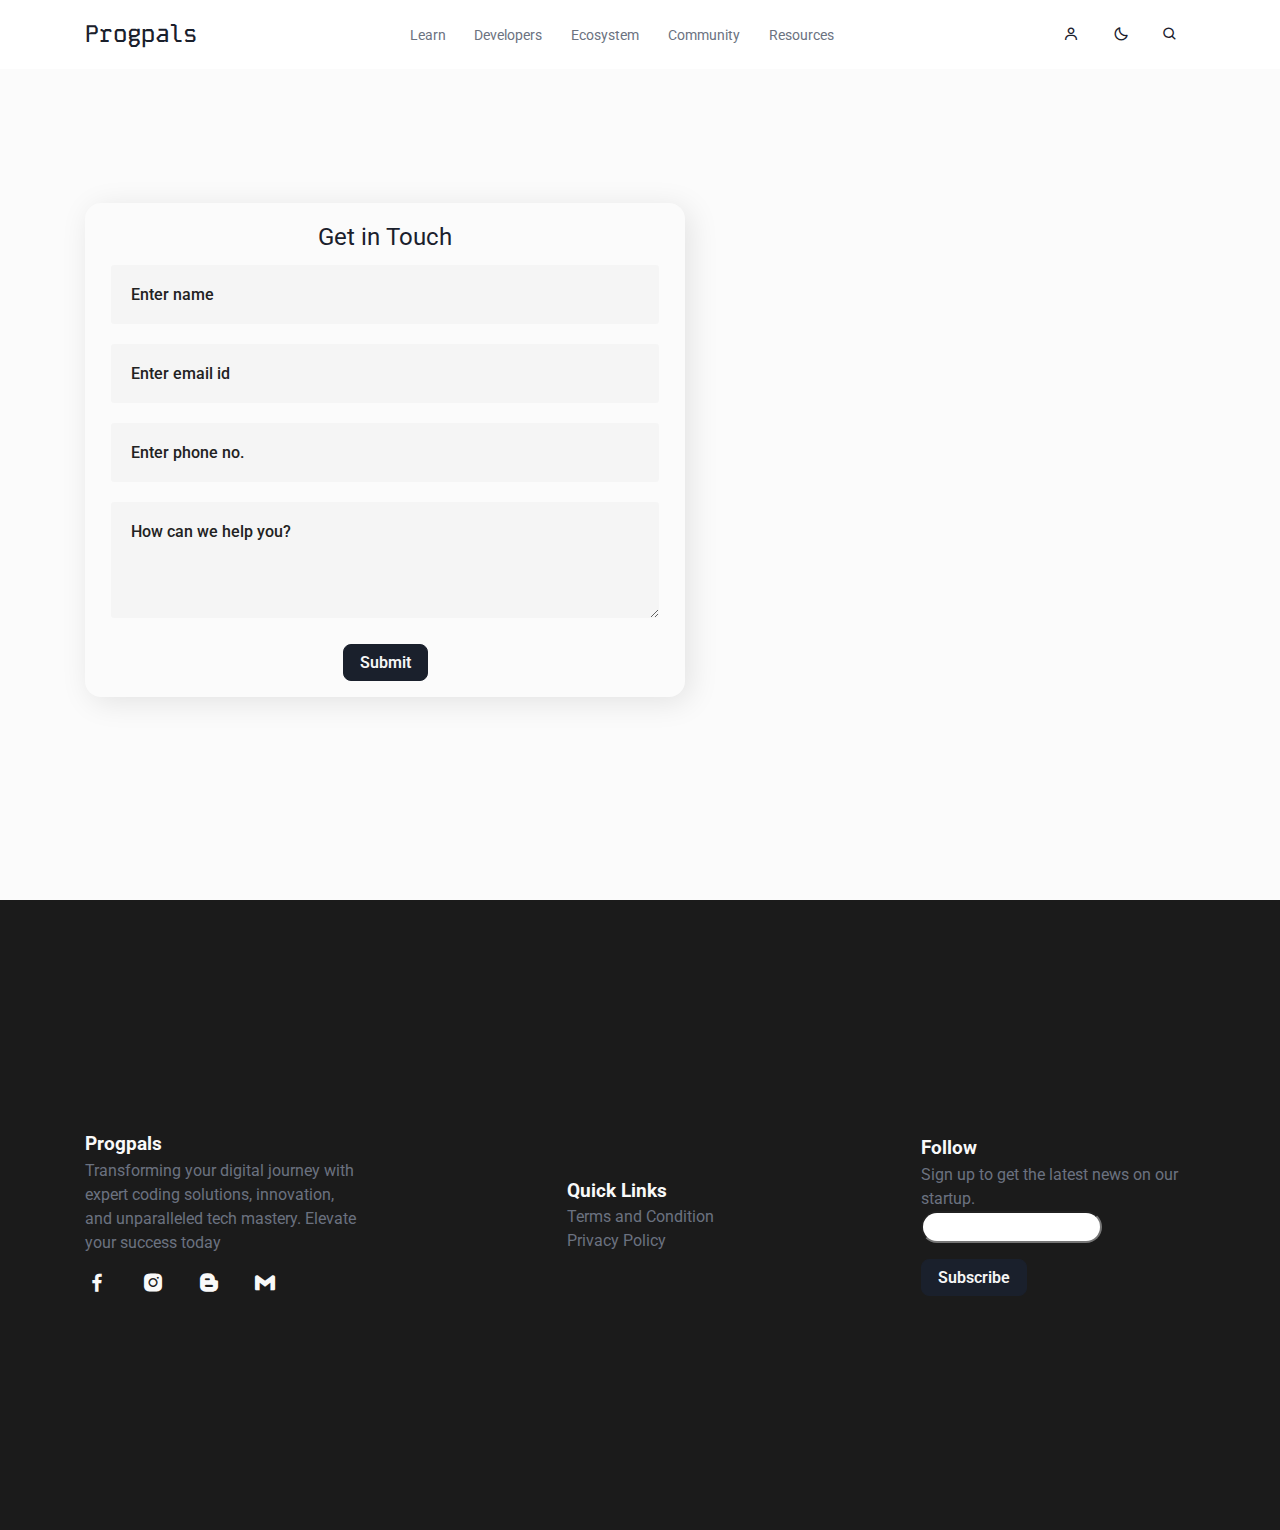
<file: community.html>
<!DOCTYPE html>
<html lang="en">
<head>
  <meta charset="UTF-8">
  <meta name="viewport" content="width=device-width, initial-scale=1.0">
  <title>Progpals</title>
  <link rel="stylesheet" href="style.css">
  <link href='https://unpkg.com/boxicons@2.1.4/css/boxicons.min.css' rel='stylesheet'>
</head>
<!--Start of Tawk.to Script-->
<script type="text/javascript">
    var Tawk_API=Tawk_API||{}, Tawk_LoadStart=new Date();
    (function(){
    var s1=document.createElement("script"),s0=document.getElementsByTagName("script")[0];
    s1.async=true;
    s1.src='https://embed.tawk.to/6627050b1ec1082f04e5b1c0/1hs46ndo2';
    s1.charset='UTF-8';
    s1.setAttribute('crossorigin','*');
    s0.parentNode.insertBefore(s1,s0);
    })();
    </script>
    <!--End of Tawk.to Script-->
<body>
    <nav>
        <div class="nav-bar">
            <i class='bx bx-menu sidebarOpen'></i>
            <span class="logo navLogo"><a href="/index.html">Progpals</a></span>

            <div class="menu">
                <div class="logo-toggle">
                    <span class="logo"><a href="./index.html">Progpals</a></span>
                    <i class='bx bx-x sidebarClose'></i>
                </div>

                <ul class="nav-links" role="list">
                    <li><a href="./learn.html">Learn</a></li>
                    <li><a href="./developers.html">Developers</a></li>
                    <li><a href="./ecosystem.html">Ecosystem</a></li>
                    <li><a href="./community.html">Community</a></li>
                    <li><a href="./resources.html">Resources</a></li>
                </ul>

            </div>

            <div class="darkLight-searchBox">

                <div class="login">
                    <a href="login.html"><i class='bx bx-user' ></i></a>
                </div>
                
                <div class="dark-light">
                    <i class='bx bx-moon moon'></i>
                    <i class='bx bx-sun sun' ></i>
                </div>

                <div class="searchBox">
                    <div class="searchToggle">
                        <i class='bx bx-x cancel'></i>
                        <i class='bx bx-search search' ></i>
                    </div>   
                    <div class="search-field">
                        <input type="text" placeholder="Search...">
                        <i class='bx bx-search' ></i>
                    </div>
                </div>
            </div>
        </div>
    </nav>
    <main>
      <section>
        <div class="container">
                <div class="contacts">
                    <form action="">
                        <h3>Get in Touch</h3>
                        <input type="text" id="name" placeholder="Enter name" required>
                        <input type="email" id="email" placeholder="Enter email id" required>
                        <input type="text" id="phone" placeholder="Enter phone no." required>
                        <textarea name="message" rows="4" placeholder="How can we help you?"></textarea>
                        <div class="btn-container">
                        <button type="submit" class="btn">Submit</button>
                        </div>
                      </form>
                </div>
                <div>
            </div>
        </div>
      </section>

    </main>
    <footer>
      <div class="container">
          <div class="even-columns">
              <div>
                  <h4>Progpals</h4>
                  <p>Transforming your digital journey with expert coding solutions, innovation, and unparalleled tech mastery. Elevate your success today</p>
                  <div class="footer-icons">
                    <a href="https://www.facebook.com/lawrenzuio"><i class='bx bxl-facebook' ></i></a>
                    <a href=""><i class='bx bxl-instagram-alt'></i></a>
                    <a href="https://progpals.blogspot.com/"><i class='bx bxl-blogger'></i></a>
                    <a href=""><i class='bx bxl-gmail'></i></a>

                </div>
              </div>
              <div>
                  <h4>Quick Links</h4>
                  <div class="footer-nav">
                  <ul role="list">
                  <li><a href="./termscondition.html">Terms and Condition</a></li>
                  <li><a href="./privacypolicy.html">Privacy Policy</a></li>
                  </ul>
                  </div>
              </div>
              <div>
                  <h4>Follow</h4>
                  <p>Sign up to get the latest news on our startup.</p>
                  <form>
                      <input type="email" placeholder="">
                      <button class="btn">Subscribe</button>
                  </form>
              </div>
          </div>
      </div>
  </footer>
  
  <script src="main.js"></script>
</body>
</html>
</file>
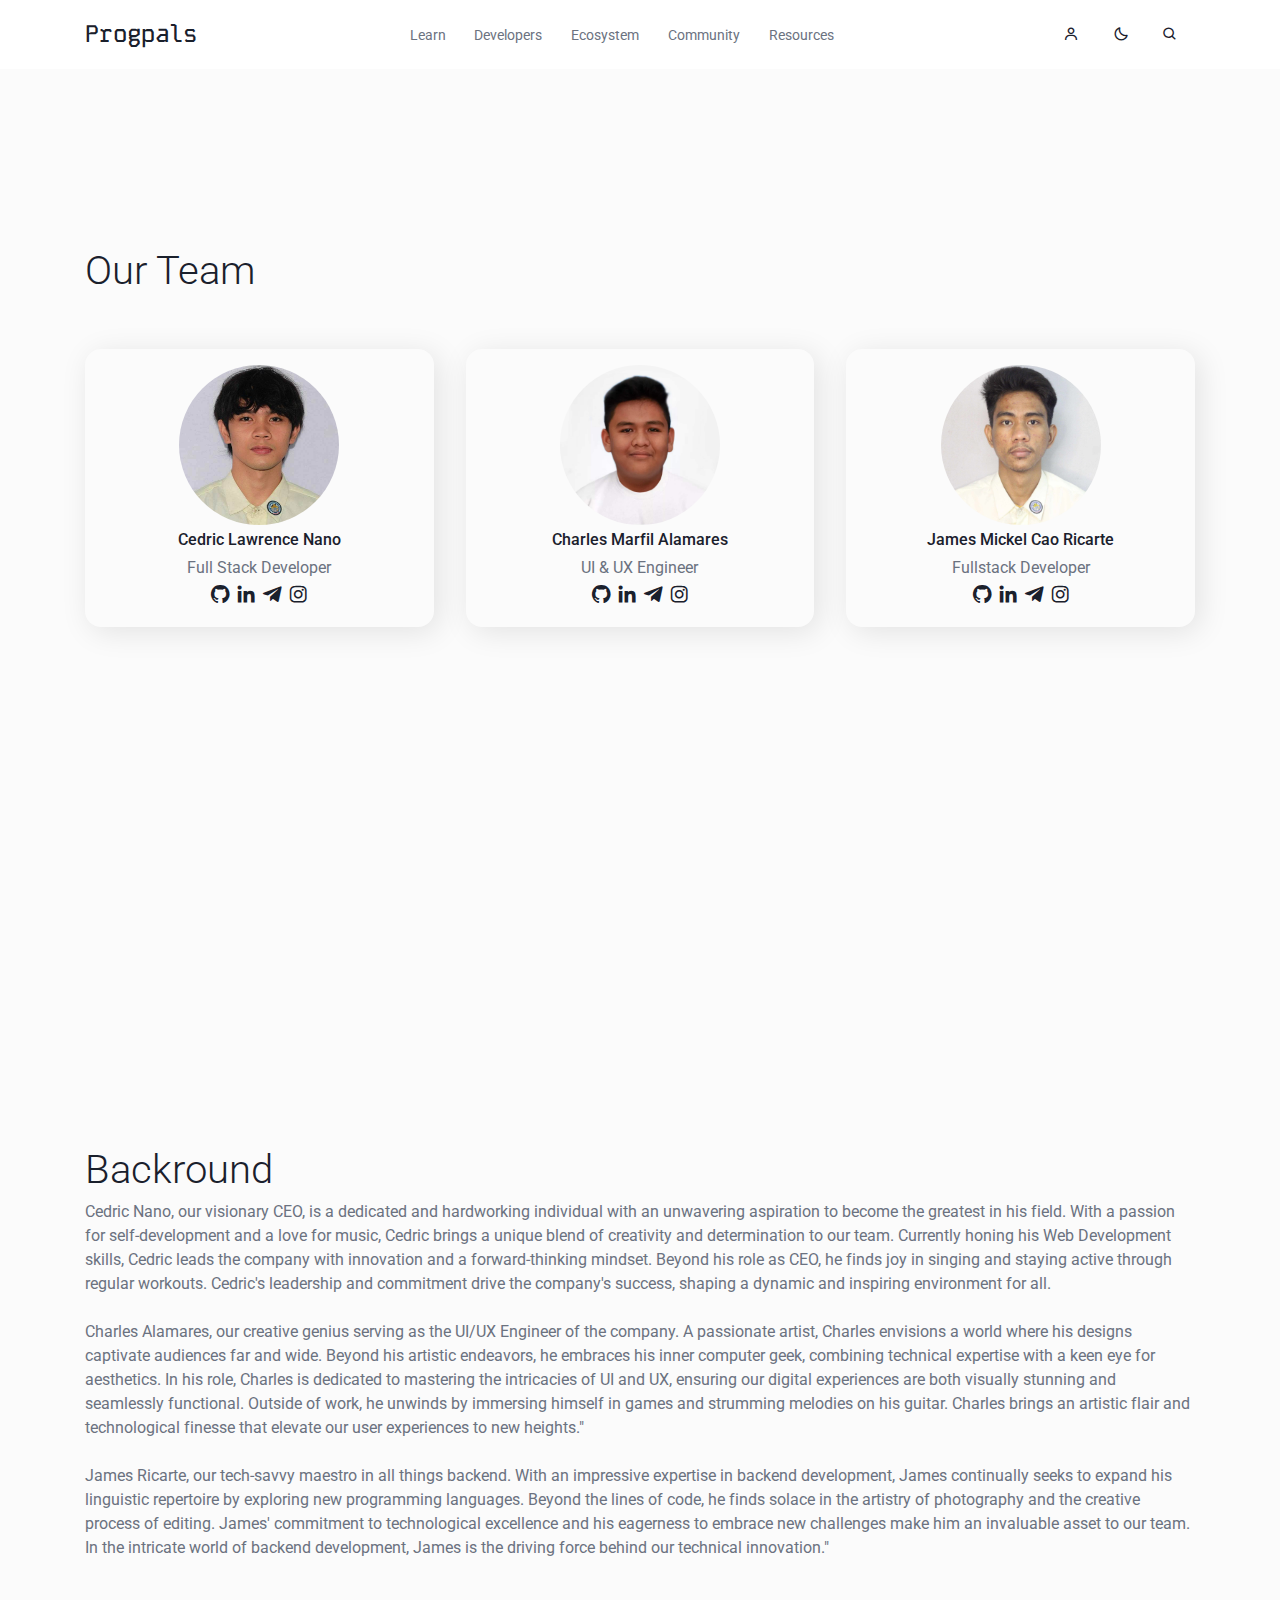
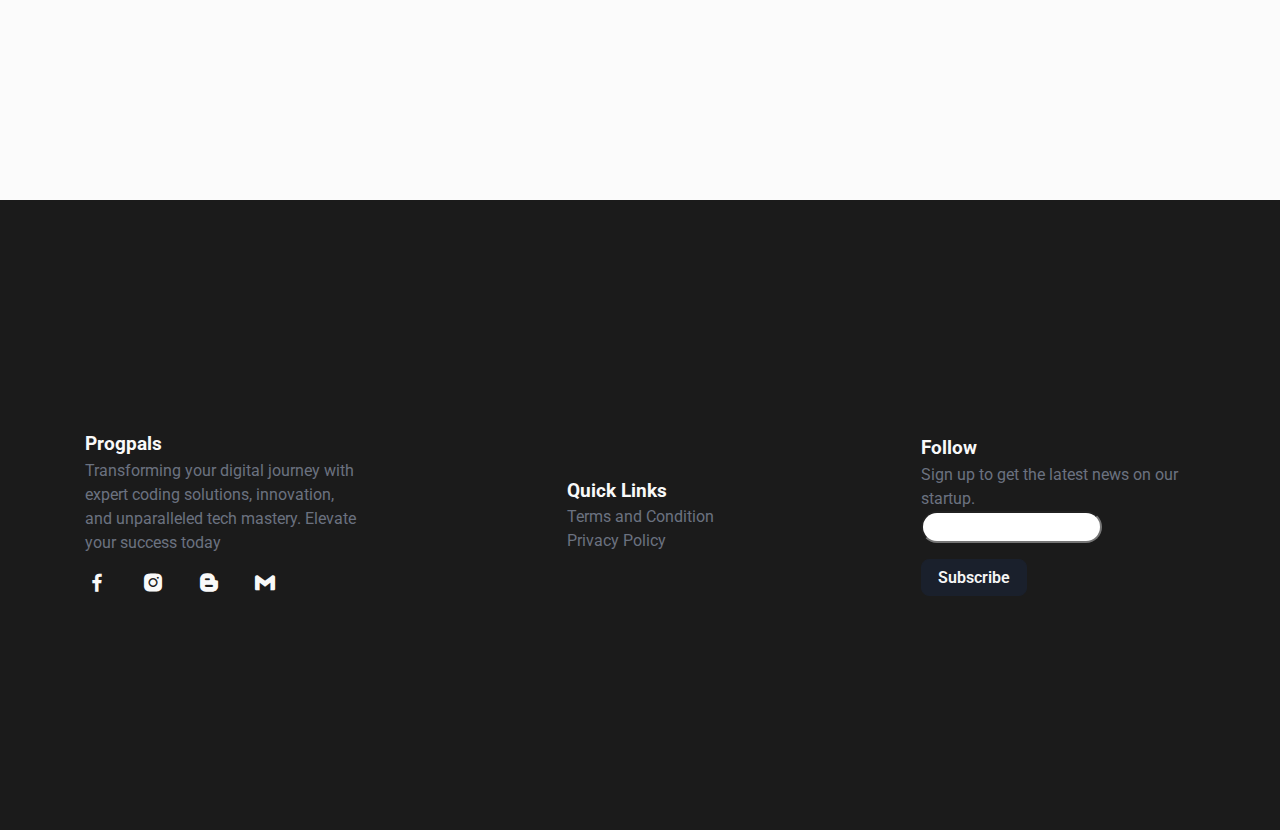
<file: developers.html>
<!DOCTYPE html>
<html lang="en">
<head>
  <meta charset="UTF-8">
  <meta name="viewport" content="width=device-width, initial-scale=1.0">
  <title>Progpals</title>
  <link rel="stylesheet" href="style.css">
  <link href='https://unpkg.com/boxicons@2.1.4/css/boxicons.min.css' rel='stylesheet'>
</head>
<!--Start of Tawk.to Script-->
<script type="text/javascript">
  var Tawk_API=Tawk_API||{}, Tawk_LoadStart=new Date();
  (function(){
  var s1=document.createElement("script"),s0=document.getElementsByTagName("script")[0];
  s1.async=true;
  s1.src='https://embed.tawk.to/6627050b1ec1082f04e5b1c0/1hs46ndo2';
  s1.charset='UTF-8';
  s1.setAttribute('crossorigin','*');
  s0.parentNode.insertBefore(s1,s0);
  })();
  </script>
  <!--End of Tawk.to Script-->
<body>
    <nav>
        <div class="nav-bar">
            <i class='bx bx-menu sidebarOpen'></i>
            <span class="logo navLogo"><a href="/index.html">Progpals</a></span>

            <div class="menu">
                <div class="logo-toggle">
                    <span class="logo"><a href="./index.html">Progpals</a></span>
                    <i class='bx bx-x sidebarClose'></i>
                </div>

                <ul class="nav-links" role="list">
                    <li><a href="./learn.html">Learn</a></li>
                    <li><a href="./developers.html">Developers</a></li>
                    <li><a href="./ecosystem.html">Ecosystem</a></li>
                    <li><a href="./community.html">Community</a></li>
                    <li><a href="./resources.html">Resources</a></li>
                </ul>

            </div>

            <div class="darkLight-searchBox">
               <div class="login">
                    <a href="login.html"><i class='bx bx-user' ></i></a>
                </div>
                
                <div class="dark-light">
                    <i class='bx bx-moon moon'></i>
                    <i class='bx bx-sun sun' ></i>
                </div>

                <div class="searchBox">
                    <div class="searchToggle">
                        <i class='bx bx-x cancel'></i>
                        <i class='bx bx-search search' ></i>
                    </div>   
                    <div class="search-field">
                        <input type="text" placeholder="Search...">
                        <i class='bx bx-search' ></i>
                    </div>
                </div>
            </div>
        </div>
    </nav>
    <main>
      <section>
        <div class="container">
          <h2>Our Team</h2>
          <div class="even-columns testimonials-grid">
            <div class="developers">
              <img src="/assets/members-1.jpg" alt="Cedric Lawrence Nano - Software Engineer">
              <h3>Cedric Lawrence Nano</h3>
              <p>Full Stack Developer</p>
              <div>
                <a href=""><i class='bx bxl-github' ></i></a>
                <a href=""><i class='bx bxl-linkedin' ></i></a>
                <a href=""><i class='bx bxl-telegram' ></i></a>
                <a href=""><i class='bx bxl-instagram' ></i></a>
              </div>
            </div>
            <div class="developers">
              <img src="assets/members-2.jpg" alt="Charles Marfil Alamares - UI & UX Engineer">
              <h3>Charles Marfil Alamares</h3>
              <p>UI & UX Engineer</p>
              <div>
                <a href=""><i class='bx bxl-github' ></i></a>
                <a href=""><i class='bx bxl-linkedin' ></i></a>
                <a href=""><i class='bx bxl-telegram' ></i></a>
                <a href=""><i class='bx bxl-instagram' ></i></a>
              </div>
            </div>
            <div class="developers">
              <img src="/assets/members-3.jpg" alt="James Mickel Cao Ricarte - Software Engineer">
              <h3>James Mickel Cao Ricarte</h3>
              <p>Fullstack Developer</p>
              <div>
                <a href=""><i class='bx bxl-github' ></i></a>
                <a href=""><i class='bx bxl-linkedin' ></i></a>
                <a href=""><i class='bx bxl-telegram' ></i></a>
                <a href=""><i class='bx bxl-instagram' ></i></a>
              </div>
            </div>
          </div>
        </div>
      </section>

      <section>
        <div class="container">
          <div>
            <h2>Backround</h2>
            <p>Cedric Nano, our visionary CEO, is a dedicated and hardworking individual with an unwavering aspiration to become the greatest in his field. With a passion for self-development and a love for music, Cedric brings a unique blend of creativity and determination to our team. Currently honing his Web Development skills, Cedric leads the company with innovation and a forward-thinking mindset. Beyond his role as CEO, he finds joy in singing and staying active through regular workouts. Cedric's leadership and commitment drive the company's success, shaping a dynamic and inspiring environment for all.</p>
            <br>
            <p>Charles Alamares, our creative genius serving as the UI/UX Engineer of the company. A passionate artist, Charles envisions a world where his designs captivate audiences far and wide. Beyond his artistic endeavors, he embraces his inner computer geek, combining technical expertise with a keen eye for aesthetics. In his role, Charles is dedicated to mastering the intricacies of UI and UX, ensuring our digital experiences are both visually stunning and seamlessly functional. Outside of work, he unwinds by immersing himself in games and strumming melodies on his guitar. Charles brings an artistic flair and technological finesse that elevate our user experiences to new heights."</p>
            <br>
            <p>James Ricarte, our tech-savvy maestro in all things backend. With an impressive expertise in backend development, James continually seeks to expand his linguistic repertoire by exploring new programming languages. Beyond the lines of code, he finds solace in the artistry of photography and the creative process of editing. James' commitment to technological excellence and his eagerness to embrace new challenges make him an invaluable asset to our team. In the intricate world of backend development, James is the driving force behind our technical innovation."</p>
          </div>
        </div>
      </section>
    </main>
    <footer>
        <div class="container">
            <div class="even-columns">
                <div>
                    <h4>Progpals</h4>
                    <p>Transforming your digital journey with expert coding solutions, innovation, and unparalleled tech mastery. Elevate your success today</p>
                    <div class="footer-icons">
                      <a href="https://www.facebook.com/lawrenzuio"><i class='bx bxl-facebook' ></i></a>
                      <a href=""><i class='bx bxl-instagram-alt'></i></a>
                      <a href="https://progpals.blogspot.com/"><i class='bx bxl-blogger'></i></a>
                      <a href=""><i class='bx bxl-gmail'></i></a>

                  </div>
                </div>
                <div>
                    <h4>Quick Links</h4>
                    <div class="footer-nav">
                    <ul role="list">
                      <li><a href="./termscondition.html">Terms and Condition</a></li>
                      <li><a href="./privacypolicy.html">Privacy Policy</a></li>
                    </ul>
                    </div>
                </div>
                <div>
                    <h4>Follow</h4>
                    <p>Sign up to get the latest news on our startup.</p>
                    <form>
                        <input type="email" placeholder="">
                        <button class="btn">Subscribe</button>
                    </form>
                </div>
            </div>
        </div>
    </footer>

  <script src="main.js"></script>
</body>
</html>
</file>
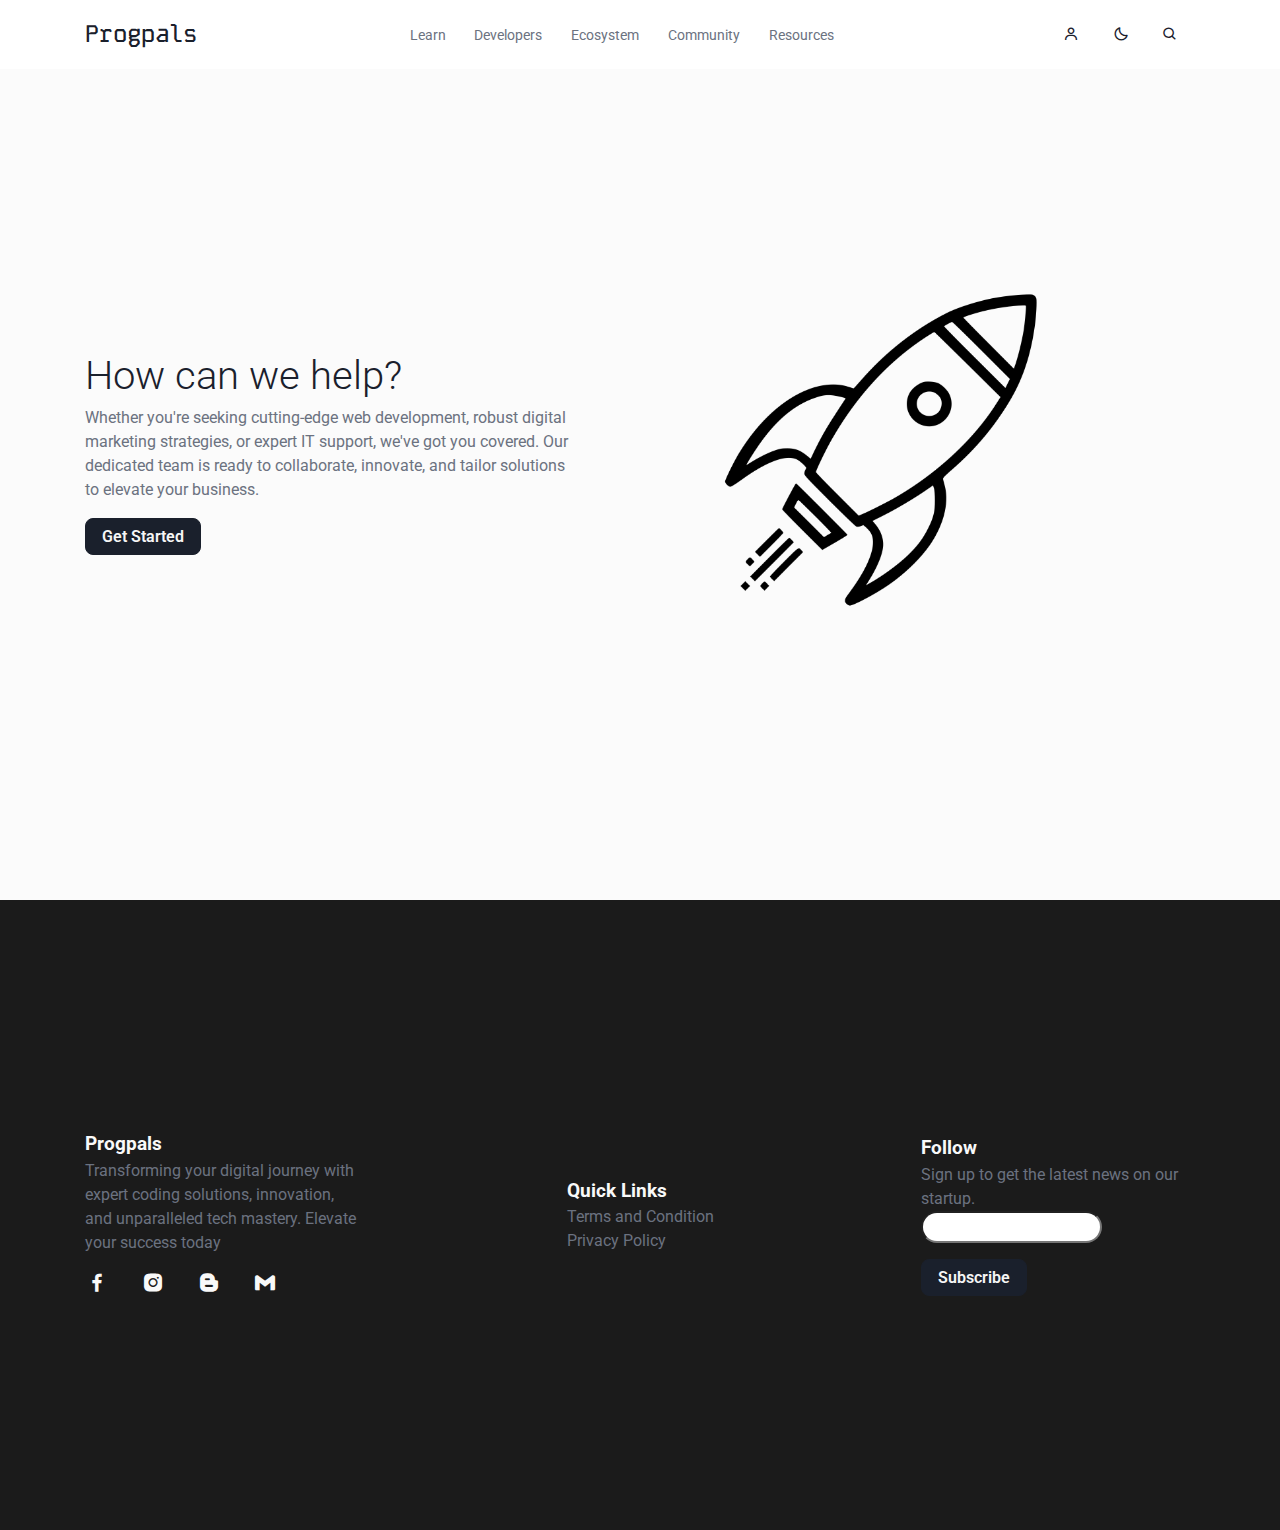
<file: ecosystem.html>
<!DOCTYPE html>
<html lang="en">
<head>
  <meta charset="UTF-8">
  <meta name="viewport" content="width=device-width, initial-scale=1.0">
  <title>Progpals</title>
  <link rel="stylesheet" href="style.css">
  <link href='https://unpkg.com/boxicons@2.1.4/css/boxicons.min.css' rel='stylesheet'>
</head>
<!--Start of Tawk.to Script-->
<script type="text/javascript">
    var Tawk_API=Tawk_API||{}, Tawk_LoadStart=new Date();
    (function(){
    var s1=document.createElement("script"),s0=document.getElementsByTagName("script")[0];
    s1.async=true;
    s1.src='https://embed.tawk.to/6627050b1ec1082f04e5b1c0/1hs46ndo2';
    s1.charset='UTF-8';
    s1.setAttribute('crossorigin','*');
    s0.parentNode.insertBefore(s1,s0);
    })();
    </script>
    <!--End of Tawk.to Script-->
<body>
    <nav>
        <div class="nav-bar">
            <i class='bx bx-menu sidebarOpen'></i>
            <span class="logo navLogo"><a href="/index.html">Progpals</a></span>

            <div class="menu">
                <div class="logo-toggle">
                    <span class="logo"><a href="./index.html">Progpals</a></span>
                    <i class='bx bx-x sidebarClose'></i>
                </div>

                <ul class="nav-links" role="list">
                    <li><a href="./learn.html">Learn</a></li>
                    <li><a href="./developers.html">Developers</a></li>
                    <li><a href="./ecosystem.html">Ecosystem</a></li>
                    <li><a href="./community.html">Community</a></li>
                    <li><a href="./resources.html">Resources</a></li>
                </ul>

            </div>

            <div class="darkLight-searchBox">
                <div class="login">
                    <a href="login.html"><i class='bx bx-user' ></i></a>
                </div>
                <div class="dark-light">
                    <i class='bx bx-moon moon'></i>
                    <i class='bx bx-sun sun' ></i>
                </div>

                <div class="searchBox">
                    <div class="searchToggle">
                        <i class='bx bx-x cancel'></i>
                        <i class='bx bx-search search' ></i>
                    </div>   
                    <div class="search-field">
                        <input type="text" placeholder="Search...">
                        <i class='bx bx-search' ></i>
                    </div>
                </div>
            </div>
        </div>
    </nav>
    <main>
      <section>
        <div class="container">
          <div class="even-columns">
            <div>
              <h2>How can we help?</h2>
              <p>Whether you're seeking cutting-edge web development, robust digital marketing strategies, or expert IT support, we've got you covered. Our dedicated team is ready to collaborate, innovate, and tailor solutions to elevate your business.</p>
              <div class="btn-container">
                <a href="/notAvailable.html"><button class="btn">Get Started</button></a>
                </div>
            </div>
            <div>
              <img src="./assets/startup.png" alt="Rocket Icon" class="rocket">
            </div>
          </div>
        </div>
      </section>
    </main>
    <footer>
        <div class="container">
            <div class="even-columns">
                <div>
                    <h4>Progpals</h4>
                    <p>Transforming your digital journey with expert coding solutions, innovation, and unparalleled tech mastery. Elevate your success today</p>
                    <div class="footer-icons">
                        <a href="https://www.facebook.com/lawrenzuio"><i class='bx bxl-facebook' ></i></a>
                        <a href=""><i class='bx bxl-instagram-alt'></i></a>
                        <a href="https://progpals.blogspot.com/"><i class='bx bxl-blogger'></i></a>
                        <a href=""><i class='bx bxl-gmail'></i></a>

                    </div>
                </div>
                <div>
                    <h4>Quick Links</h4>
                    <div class="footer-nav">
                    <ul role="list">
                    <li><a href="./termscondition.html">Terms and Condition</a></li>
                    <li><a href="./privacypolicy.html">Privacy Policy</a></li>
                    </ul>
                    </div>
                </div>
                <div>
                    <h4>Follow</h4>
                    <p>Sign up to get the latest news on our startup.</p>
                    <form>
                        <input type="email" placeholder="">
                        <button class="btn">Subscribe</button>
                    </form>
                </div>
            </div>
        </div>
    </footer>

  <script src="main.js"></script>
</body>
</html>
</file>
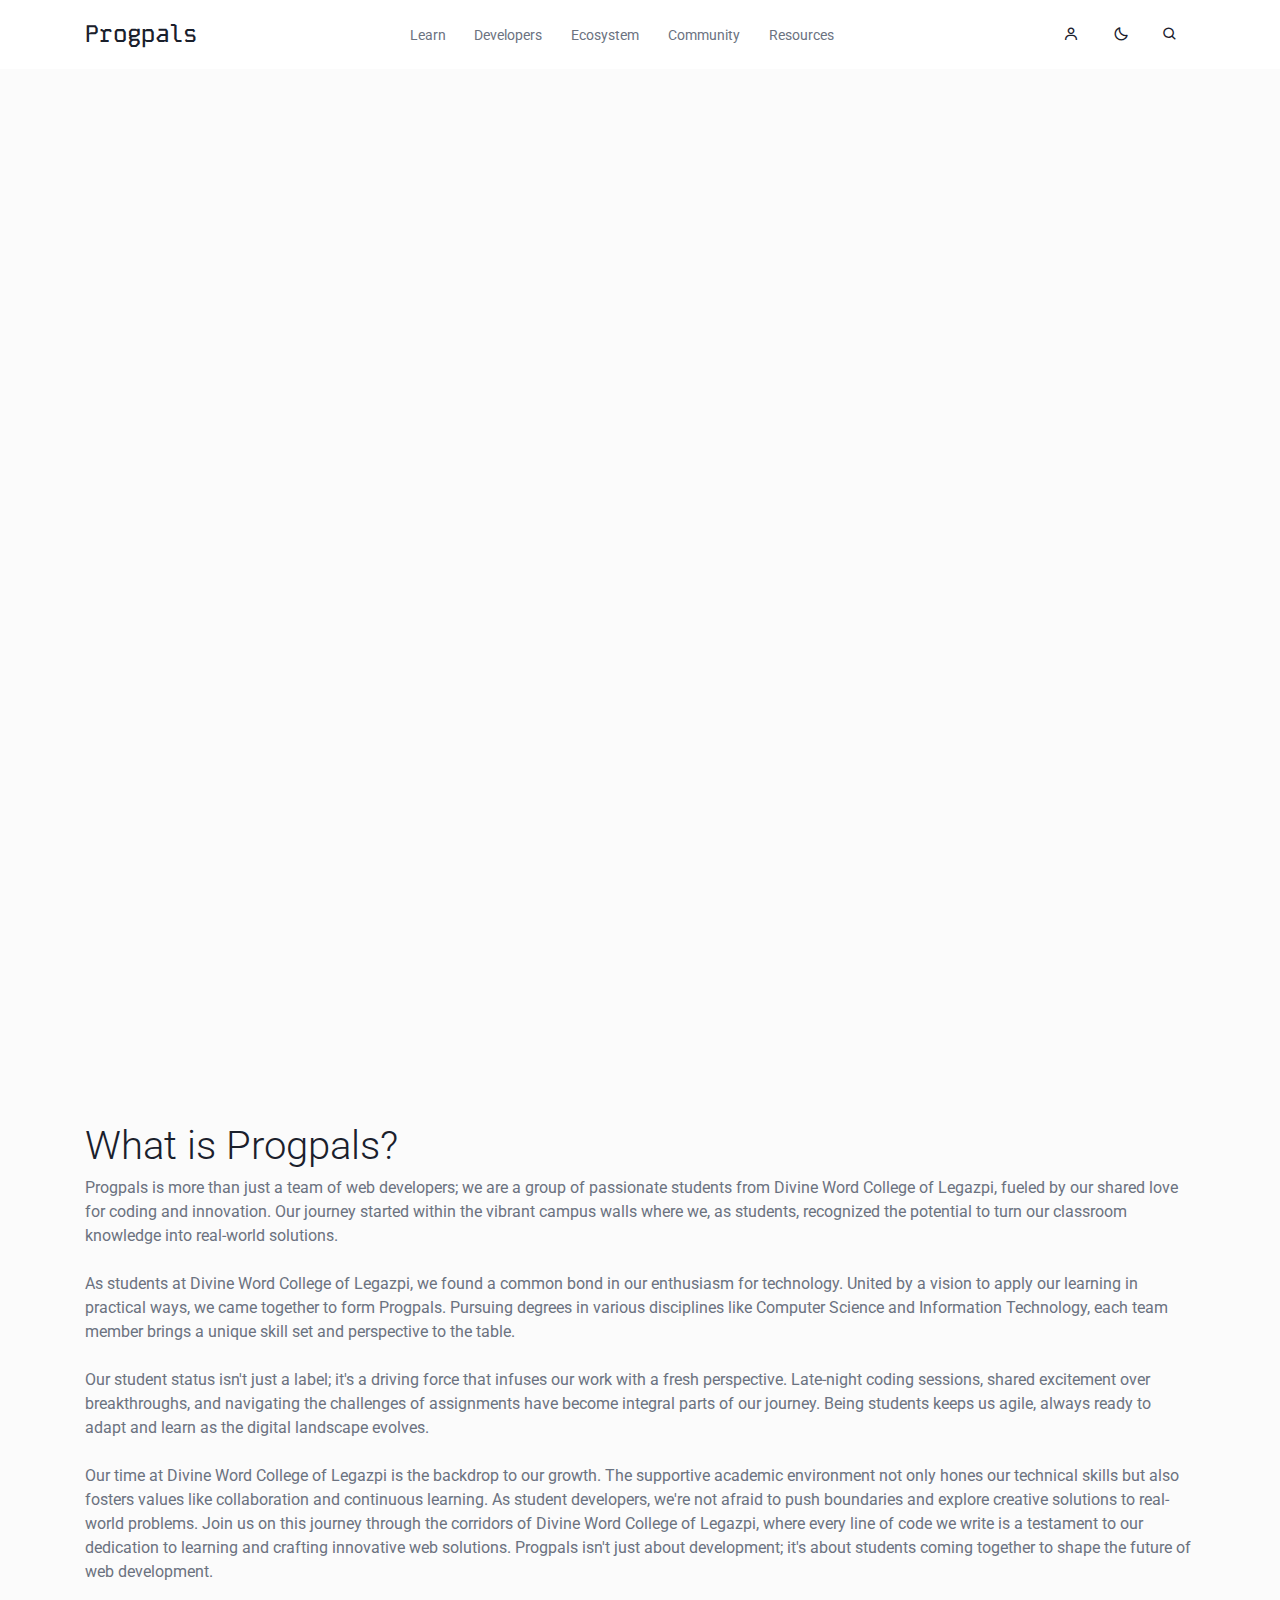
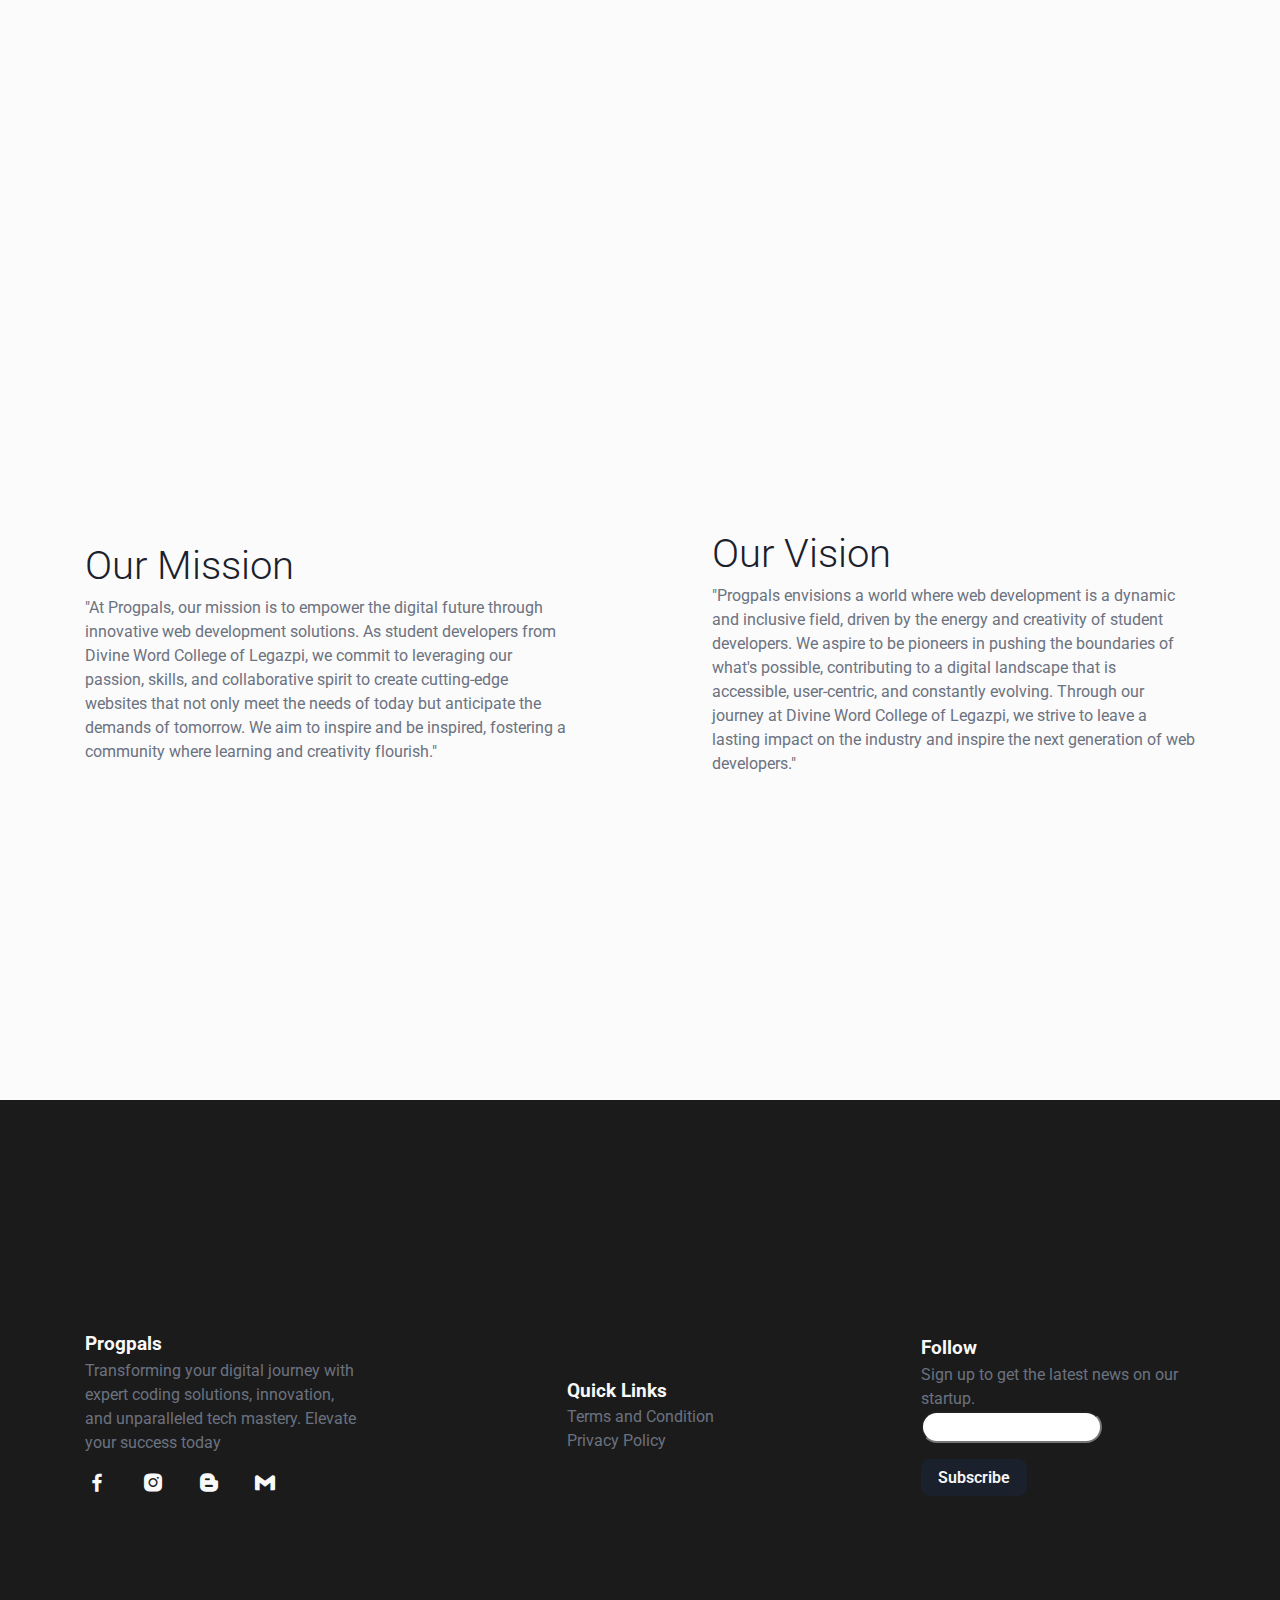
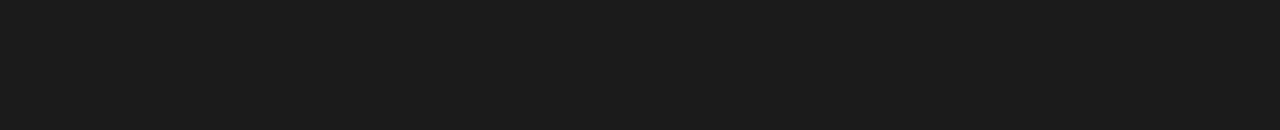
<file: learn.html>
<!DOCTYPE html>
<html lang="en">
<head>
  <meta charset="UTF-8">
  <meta name="viewport" content="width=device-width, initial-scale=1.0">
  <title>ProgPals</title>
  <link rel="stylesheet" href="style.css">
  <link href='https://unpkg.com/boxicons@2.1.4/css/boxicons.min.css' rel='stylesheet'>
</head>
<!--Start of Tawk.to Script-->
<script type="text/javascript">
  var Tawk_API=Tawk_API||{}, Tawk_LoadStart=new Date();
  (function(){
  var s1=document.createElement("script"),s0=document.getElementsByTagName("script")[0];
  s1.async=true;
  s1.src='https://embed.tawk.to/6627050b1ec1082f04e5b1c0/1hs46ndo2';
  s1.charset='UTF-8';
  s1.setAttribute('crossorigin','*');
  s0.parentNode.insertBefore(s1,s0);
  })();
  </script>
  <!--End of Tawk.to Script-->
<body>
    <nav>
        <div class="nav-bar">
            <i class='bx bx-menu sidebarOpen'></i>
            <span class="logo navLogo"><a href="./index.html">Progpals</a></span>

            <div class="menu">
                <div class="logo-toggle">
                    <span class="logo"><a href="./index.html">Progpals</a></span>
                    <i class='bx bx-x sidebarClose'></i>
                </div>

                <ul class="nav-links" role="list">
                    <li><a href="./learn.html">Learn</a></li>
                    <li><a href="./developers.html">Developers</a></li>
                    <li><a href="./ecosystem.html">Ecosystem</a></li>
                    <li><a href="./community.html">Community</a></li>
                    <li><a href="./resources.html">Resources</a></li>
                </ul>

            </div>

            <div class="darkLight-searchBox">
               <div class="login">
                    <a href="login.html"><i class='bx bx-user' ></i></a>
                </div>
                
                <div class="dark-light">
                    <i class='bx bx-moon moon'></i>
                    <i class='bx bx-sun sun' ></i>
                </div>

                <div class="searchBox">
                    <div class="searchToggle">
                        <i class='bx bx-x cancel'></i>
                        <i class='bx bx-search search' ></i>
                    </div>   
                    <div class="search-field">
                        <input type="text" placeholder="Search...">
                        <i class='bx bx-search' ></i>
                    </div>
                </div>
            </div>
        </div>
    </nav>

    <main>

      <section>
        <div class="container">
          <iframe width="800" height="500" src="https://www.youtube.com/embed/58Y3K8yFeRc?si=mDsN8tgVgybEGOpf" title="YouTube video player" frameborder="0" allow="accelerometer; autoplay; clipboard-write; encrypted-media; gyroscope; picture-in-picture; web-share" referrerpolicy="strict-origin-when-cross-origin" allowfullscreen></iframe>
        </div>
      </section>

      
      
      <section>
        <div class="container">
          <h2>What is Progpals?</h2>
          <div>
            <div>
              <p>Progpals is more than just a team of web developers; we are a group of passionate students from Divine Word College of Legazpi, fueled by our shared love for coding and innovation. Our journey started within the vibrant campus walls where we, as students, recognized the potential to turn our classroom knowledge into real-world solutions.</p>
              <br>
              <p>As students at Divine Word College of Legazpi, we found a common bond in our enthusiasm for technology. United by a vision to apply our learning in practical ways, we came together to form Progpals. Pursuing degrees in various disciplines like Computer Science and Information Technology, each team member brings a unique skill set and perspective to the table.</p>
              <br>
              <p>Our student status isn't just a label; it's a driving force that infuses our work with a fresh perspective. Late-night coding sessions, shared excitement over breakthroughs, and navigating the challenges of assignments have become integral parts of our journey. Being students keeps us agile, always ready to adapt and learn as the digital landscape evolves.
              </p>
              <br>
              <p>
                Our time at Divine Word College of Legazpi is the backdrop to our growth. The supportive academic environment not only hones our technical skills but also fosters values like collaboration and continuous learning. As student developers, we're not afraid to push boundaries and explore creative solutions to real-world problems.
                Join us on this journey through the corridors of Divine Word College of Legazpi, where every line of code we write is a testament to our dedication to learning and crafting innovative web solutions. Progpals isn't just about development; it's about students coming together to shape the future of web development.
              </p>
            </div>
          </div>
        </div>
      </section>

      <section>
        <div class="container">
          <div class="even-columns">
            <div>
              <h2>Our Mission</h2>
              <p>"At Progpals, our mission is to empower the digital future through innovative web development solutions. As student developers from Divine Word College of Legazpi, we commit to leveraging our passion, skills, and collaborative spirit to create cutting-edge websites that not only meet the needs of today but anticipate the demands of tomorrow. We aim to inspire and be inspired, fostering a community where learning and creativity flourish."</p>    
            </div>
            <div>
              <h2>Our Vision</h2>
              <p>"Progpals envisions a world where web development is a dynamic and inclusive field, driven by the energy and creativity of student developers. We aspire to be pioneers in pushing the boundaries of what's possible, contributing to a digital landscape that is accessible, user-centric, and constantly evolving. Through our journey at Divine Word College of Legazpi, we strive to leave a lasting impact on the industry and inspire the next generation of web developers."</p>
            </div>
          </div>
        </div>
      </section>
    </main>
    <footer>
        <div class="container">
            <div class="even-columns">
                <div>
                    <h4>Progpals</h4>
                    <p>Transforming your digital journey with expert coding solutions, innovation, and unparalleled tech mastery. Elevate your success today</p>
                    <div class="footer-icons">
                      <a href="https://www.facebook.com/lawrenzuio"><i class='bx bxl-facebook' ></i></a>
                      <a href=""><i class='bx bxl-instagram-alt'></i></a>
                      <a href="https://progpals.blogspot.com/"><i class='bx bxl-blogger'></i></a>
                      <a href=""><i class='bx bxl-gmail'></i></a>

                  </div>
                </div>
                <div>
                    <h4>Quick Links</h4>
                    <div class="footer-nav">
                    <ul role="list">
                    <li><a href="./termscondition.html">Terms and Condition</a></li>
                    <li><a href="./privacypolicy.html">Privacy Policy</a></li>
                    </ul>
                    </div>
                </div>
                <div>
                    <h4>Follow</h4>
                    <p>Sign up to get the latest news on our startup.</p>
                    <form>
                        <input type="email" placeholder="">
                        <button class="btn">Subscribe</button>
                    </form>
                </div>
            </div>
        </div>
    </footer>

  <script src="main.js"></script>
</body>
</html>
</file>
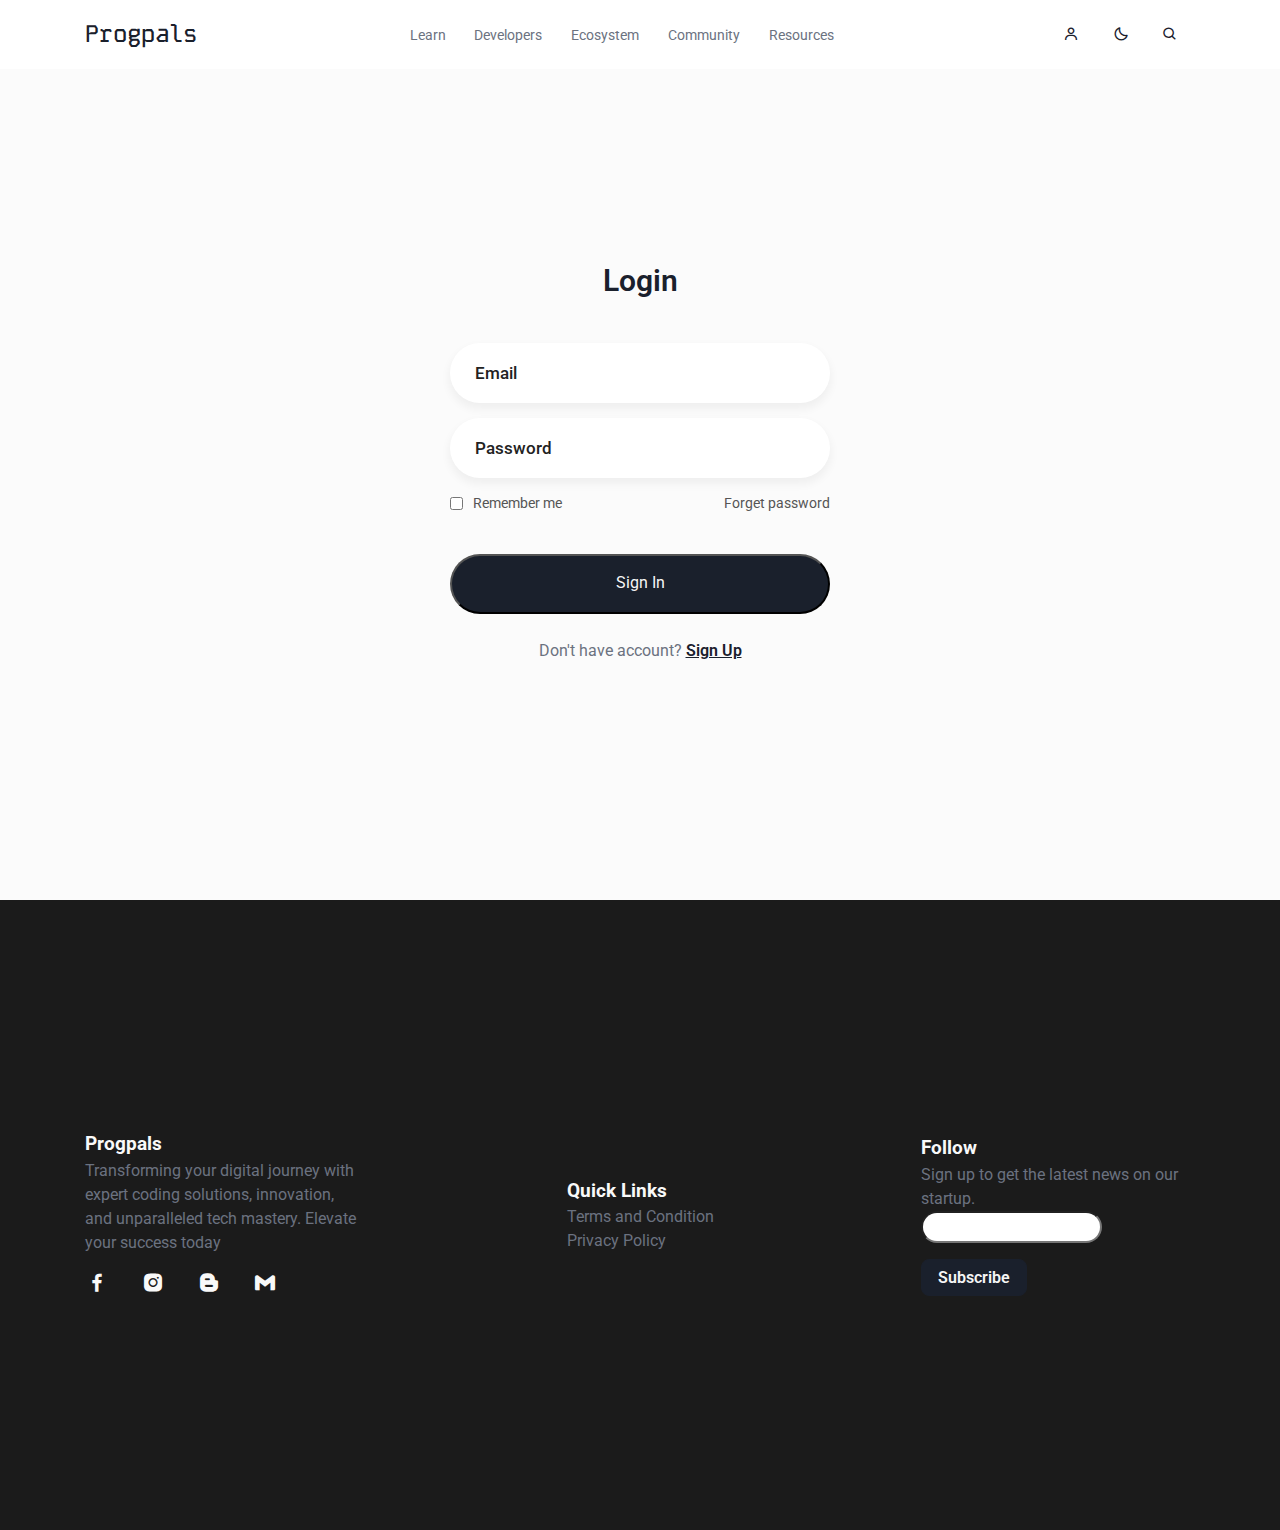
<file: login.html>
<!DOCTYPE html>
<html lang="en">
<head>
  <meta charset="UTF-8">
  <meta name="viewport" content="width=device-width, initial-scale=1.0">
  <title>Progpals</title>
  <link rel="stylesheet" href="style.css">
  <link href='https://unpkg.com/boxicons@2.1.4/css/boxicons.min.css' rel='stylesheet'>
</head>
<!--Start of Tawk.to Script-->
<script type="text/javascript">
  var Tawk_API=Tawk_API||{}, Tawk_LoadStart=new Date();
  (function(){
  var s1=document.createElement("script"),s0=document.getElementsByTagName("script")[0];
  s1.async=true;
  s1.src='https://embed.tawk.to/6627050b1ec1082f04e5b1c0/1hs46ndo2';
  s1.charset='UTF-8';
  s1.setAttribute('crossorigin','*');
  s0.parentNode.insertBefore(s1,s0);
  })();
  </script>
  <!--End of Tawk.to Script-->
<body>
    <nav>
        <div class="nav-bar">
            <i class='bx bx-menu sidebarOpen'></i>
            <span class="logo navLogo"><a href="/index.html">Progpals</a></span>

            <div class="menu">
                <div class="logo-toggle">
                    <span class="logo"><a href="./index.html">Progpals</a></span>
                    <i class='bx bx-x sidebarClose'></i>
                </div>

                <ul class="nav-links" role="list">
                    <li><a href="./learn.html">Learn</a></li>
                    <li><a href="./developers.html">Developers</a></li>
                    <li><a href="./ecosystem.html">Ecosystem</a></li>
                    <li><a href="./community.html">Community</a></li>
                    <li><a href="./resources.html">Resources</a></li>
                </ul>

            </div>

            <div class="darkLight-searchBox">
               <div class="login">
                    <a href="login.html"><i class='bx bx-user' ></i></a>
                </div>
                <div class="dark-light">
                    <i class='bx bx-moon moon'></i>
                    <i class='bx bx-sun sun' ></i>
                </div>

                <div class="searchBox">
                    <div class="searchToggle">
                        <i class='bx bx-x cancel'></i>
                        <i class='bx bx-search search' ></i>
                    </div>   
                    <div class="search-field">
                        <input type="text" placeholder="Search...">
                        <i class='bx bx-search' ></i>
                    </div>
                </div>
            </div>
        </div>
    </nav>
    <main>
      <section>
        <div class="container">
          <div class="login-box-container">
            <div class="login-box">
            <div class="login-header">
              <header>Login</header>
            </div>
            <div class="input-box">
              <input type="text" class="input-field" placeholder="Email" autocomplete="off" required>
            </div>
            <div class="input-box">
              <input type="password" class="input-field" placeholder="Password" autocomplete="off" required>
            </div>
            <div class="forgot">
              <div class="section">
                <input type="checkbox" id="check">
                <label for="check">Remember me</label>
              </div>
              <div class="section">
                <a href="#">Forget password</a>
              </div>
            </div>
            <div class="input-submit">
              <button class="submit-btn" id="submit"></button>
              <label for="submit">Sign In</label>
            </div>
            <div class="sign-up-link">
              <p>Don't have account? <a href="">Sign Up</a></p>
            </div>
          </div>
          </div>
        </div>
      </section>

    </main>
    <footer>
      <div class="container">
          <div class="even-columns">
              <div>
                  <h4>Progpals</h4>
                  <p>Transforming your digital journey with expert coding solutions, innovation, and unparalleled tech mastery. Elevate your success today</p>
                  <div class="footer-icons">
                    <a href="https://www.facebook.com/lawrenzuio"><i class='bx bxl-facebook' ></i></a>
                    <a href=""><i class='bx bxl-instagram-alt'></i></a>
                    <a href="https://progpals.blogspot.com/"><i class='bx bxl-blogger'></i></a>
                    <a href=""><i class='bx bxl-gmail'></i></a>
  
                </div>
              </div>
              <div>
                  <h4>Quick Links</h4>
                  <div class="footer-nav">
                  <ul role="list">
                    <li><a href="./termscondition.html">Terms and Condition</a></li>
                    <li><a href="./privacypolicy.html">Privacy Policy</a></li>
                  </ul>
                  </div>
              </div>
              <div>
                  <h4>Follow</h4>
                  <p>Sign up to get the latest news on our startup.</p>
                  <form>
                      <input type="email" placeholder="">
                      <button class="btn">Subscribe</button>
                  </form>
              </div>
          </div>
      </div>
  </footer>
  
  <script src="main.js"></script>
</body>
</html>
</file>
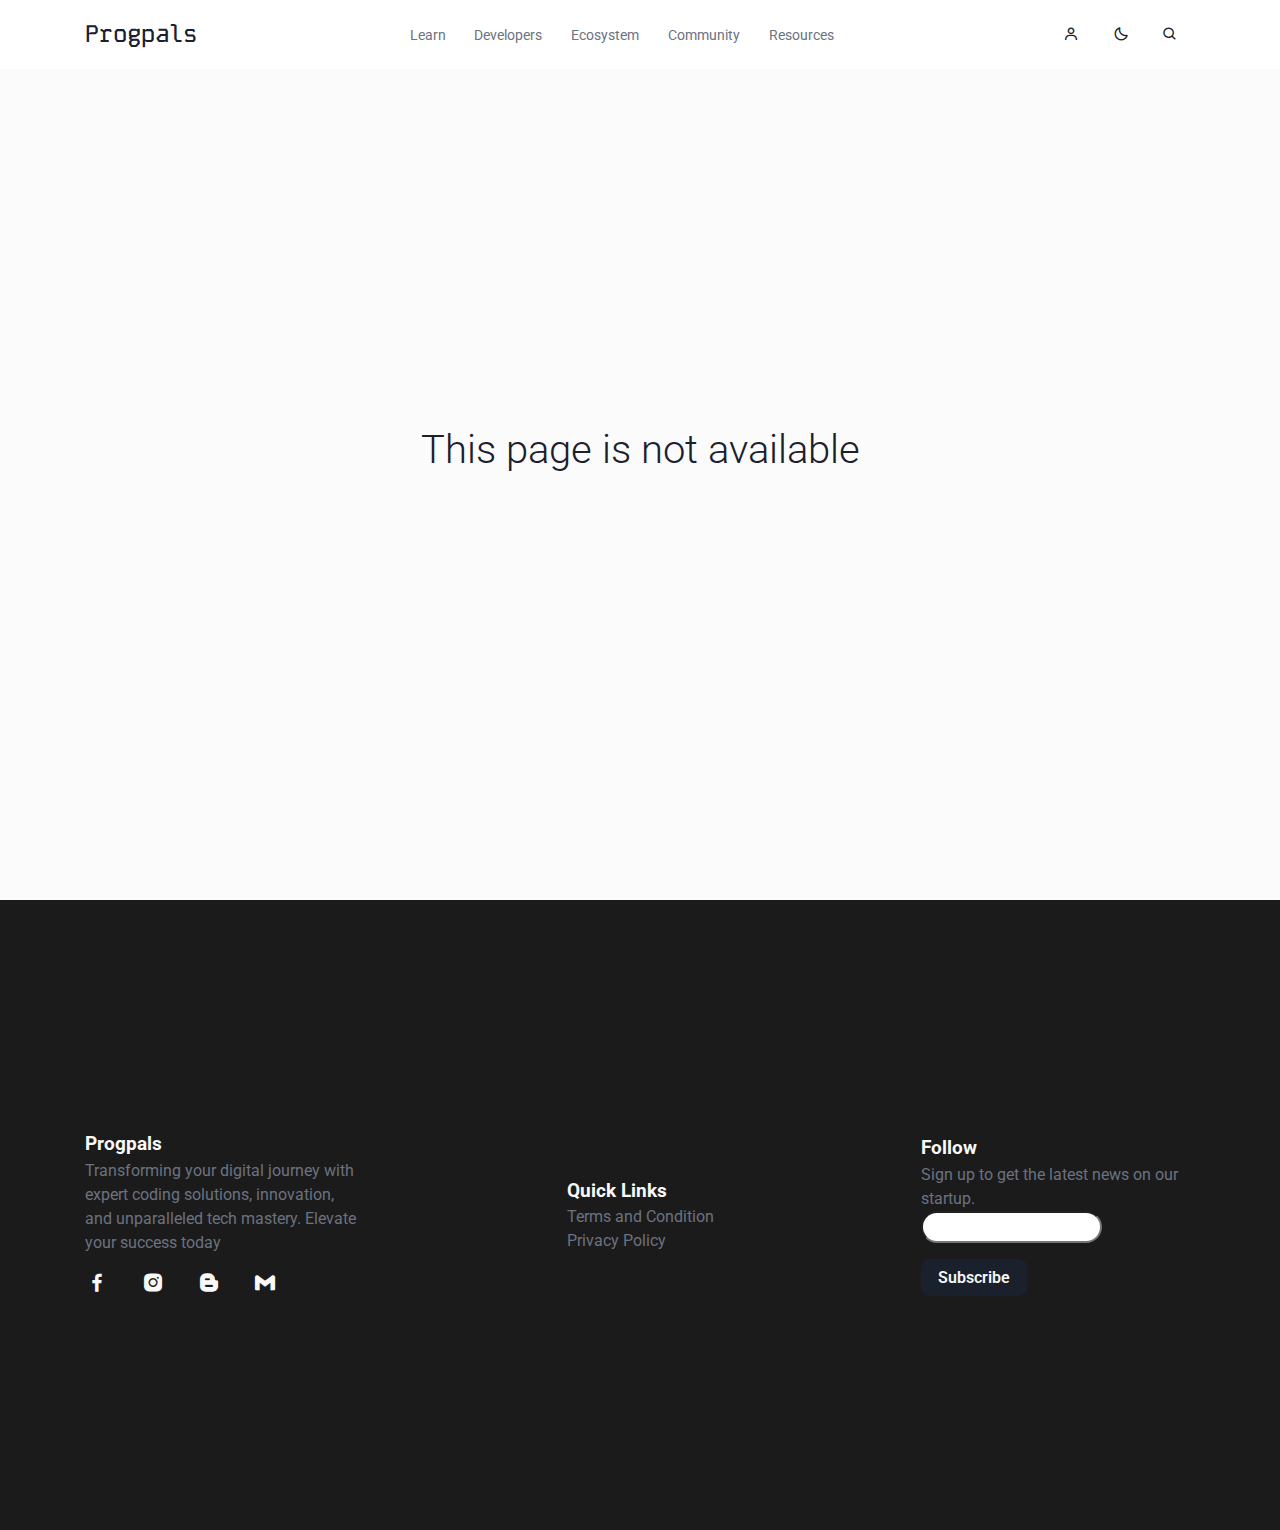
<file: notAvailable.html>
<!DOCTYPE html>
<html lang="en">
<head>
  <meta charset="UTF-8">
  <meta name="viewport" content="width=device-width, initial-scale=1.0">
  <title>This Page is not available</title>
  <link rel="stylesheet" href="style.css">
  <link href='https://unpkg.com/boxicons@2.1.4/css/boxicons.min.css' rel='stylesheet'>
</head>
<!--Start of Tawk.to Script-->
<script type="text/javascript">
  var Tawk_API=Tawk_API||{}, Tawk_LoadStart=new Date();
  (function(){
  var s1=document.createElement("script"),s0=document.getElementsByTagName("script")[0];
  s1.async=true;
  s1.src='https://embed.tawk.to/6627050b1ec1082f04e5b1c0/1hs46ndo2';
  s1.charset='UTF-8';
  s1.setAttribute('crossorigin','*');
  s0.parentNode.insertBefore(s1,s0);
  })();
  </script>
  <!--End of Tawk.to Script-->
<body>
  <nav>
    <div class="nav-bar">
        <i class='bx bx-menu sidebarOpen'></i>
        <span class="logo navLogo"><a href="./index.html">Progpals</a></span>

        <div class="menu">
            <div class="logo-toggle">
                <span class="logo"><a href="./index.html">Progpals</a></span>
                <i class='bx bx-x sidebarClose'></i>
            </div>

            <ul class="nav-links" role="list">
                <li><a href="./learn.html">Learn</a></li>
                <li><a href="./developers.html">Developers</a></li>
                <li><a href="./ecosystem.html">Ecosystem</a></li>
                <li><a href="./community.html">Community</a></li>
                <li><a href="./resources.html">Resources</a></li>
            </ul>

        </div>

        <div class="darkLight-searchBox">
           <div class="login">
                    <a href="login.html"><i class='bx bx-user' ></i></a>
                </div>
            
            <div class="dark-light">
                <i class='bx bx-moon moon'></i>
                <i class='bx bx-sun sun' ></i>
            </div>

            <div class="searchBox">
                <div class="searchToggle">
                    <i class='bx bx-x cancel'></i>
                    <i class='bx bx-search search' ></i>
                </div>   
                <div class="search-field">
                    <input type="text" placeholder="Search...">
                    <i class='bx bx-search' ></i>
                </div>
            </div>

        </div>

    </div>
</nav>

  <section id="notAvailable">
    <div class="container">
      <div>
        <h2>This page is not available</h2>
      </div>
    </div>
  </section>

  <footer>
    <div class="container">
        <div class="even-columns">
            <div>
                <h4>Progpals</h4>
                <p>Transforming your digital journey with expert coding solutions, innovation, and unparalleled tech mastery. Elevate your success today</p>
                <div class="footer-icons">
                  <a href="https://www.facebook.com/lawrenzuio"><i class='bx bxl-facebook' ></i></a>
                  <a href=""><i class='bx bxl-instagram-alt'></i></a>
                  <a href="https://progpals.blogspot.com/"><i class='bx bxl-blogger'></i></a>
                  <a href=""><i class='bx bxl-gmail'></i></a>

              </div>
            </div>
            <div>
                <h4>Quick Links</h4>
                <div class="footer-nav">
                <ul role="list">
                  <li><a href="./termscondition.html">Terms and Condition</a></li>
                  <li><a href="./privacypolicy.html">Privacy Policy</a></li>
                </ul>
                </div>
            </div>
            <div>
                <h4>Follow</h4>
                <p>Sign up to get the latest news on our startup.</p>
                <form>
                    <input type="email" placeholder="">
                    <button class="btn">Subscribe</button>
                </form>
            </div>
        </div>
    </div>
</footer>


  <script src="main.js"></script>
</body>
</html>
</file>
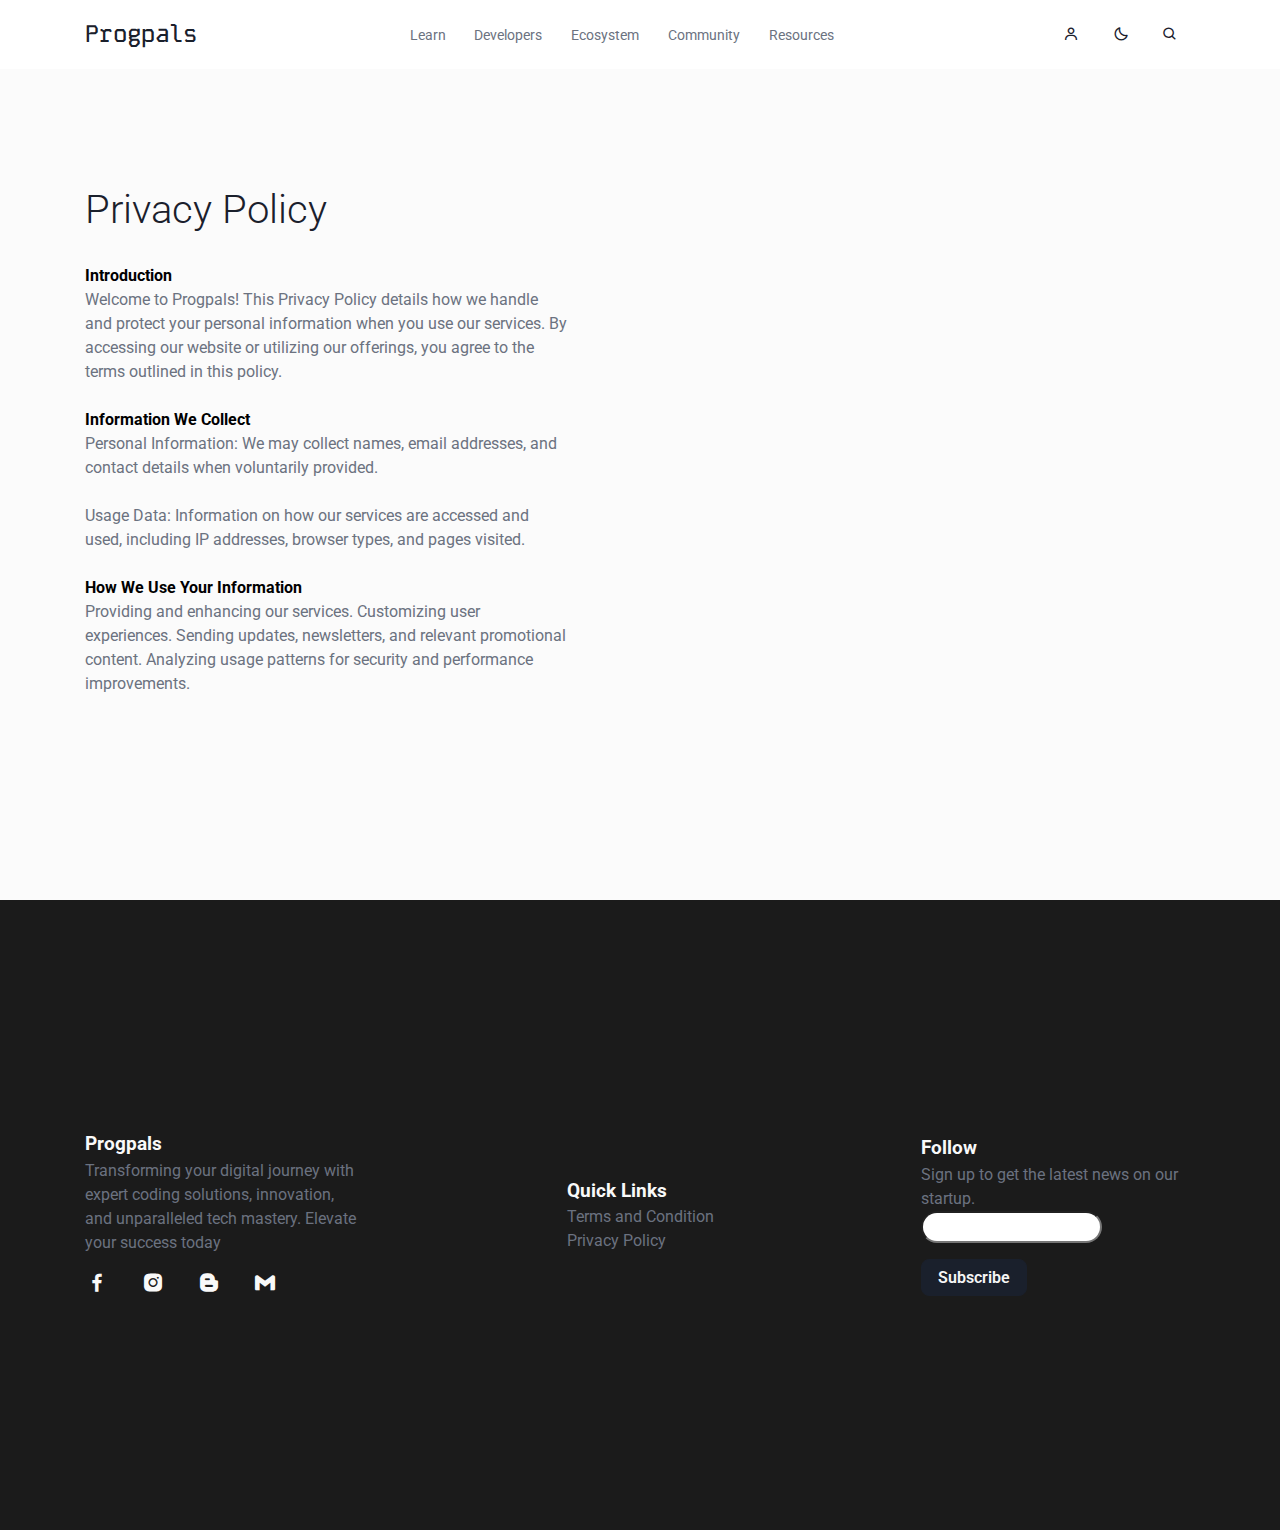
<file: privacypolicy.html>
<!DOCTYPE html>
<html lang="en">
<head>
  <meta charset="UTF-8">
  <meta name="viewport" content="width=device-width, initial-scale=1.0">
  <title>Progpals</title>
  <link rel="stylesheet" href="style.css">
  <link href='https://unpkg.com/boxicons@2.1.4/css/boxicons.min.css' rel='stylesheet'>
</head>
<!--Start of Tawk.to Script-->
<script type="text/javascript">
  var Tawk_API=Tawk_API||{}, Tawk_LoadStart=new Date();
  (function(){
  var s1=document.createElement("script"),s0=document.getElementsByTagName("script")[0];
  s1.async=true;
  s1.src='https://embed.tawk.to/6627050b1ec1082f04e5b1c0/1hs46ndo2';
  s1.charset='UTF-8';
  s1.setAttribute('crossorigin','*');
  s0.parentNode.insertBefore(s1,s0);
  })();
  </script>
  <!--End of Tawk.to Script-->
<body>
    <nav>
        <div class="nav-bar">
            <i class='bx bx-menu sidebarOpen'></i>
            <span class="logo navLogo"><a href="/index.html">Progpals</a></span>

            <div class="menu">
                <div class="logo-toggle">
                    <span class="logo"><a href="./index.html">Progpals</a></span>
                    <i class='bx bx-x sidebarClose'></i>
                </div>

                <ul class="nav-links" role="list">
                    <li><a href="./learn.html">Learn</a></li>
                    <li><a href="./developers.html">Developers</a></li>
                    <li><a href="./ecosystem.html">Ecosystem</a></li>
                    <li><a href="./community.html">Community</a></li>
                    <li><a href="./resources.html">Resources</a></li>
                </ul>

            </div>

            <div class="darkLight-searchBox">
               <div class="login">
                    <a href="login.html"><i class='bx bx-user' ></i></a>
                </div>
                <div class="dark-light">
                    <i class='bx bx-moon moon'></i>
                    <i class='bx bx-sun sun' ></i>
                </div>

                <div class="searchBox">
                    <div class="searchToggle">
                        <i class='bx bx-x cancel'></i>
                        <i class='bx bx-search search' ></i>
                    </div>   
                    <div class="search-field">
                        <input type="text" placeholder="Search...">
                        <i class='bx bx-search' ></i>
                    </div>
                </div>
            </div>
        </div>
    </nav>
    <main>
      <section>
        <div class="container">
          <div class="even-columns">
            <div>
              <h2>Privacy Policy</h2>
              <br>
              <h4>Introduction</h4>
              <p>Welcome to Progpals! This Privacy Policy details how we handle and protect your personal information when you use our services. By accessing our website or utilizing our offerings, you agree to the terms outlined in this policy.</p>
              <br>
              <h4>Information We Collect</h4>
              <p>Personal Information: We may collect names, email addresses, and contact details when voluntarily provided.</p>
              <br>
              <p>Usage Data: Information on how our services are accessed and used, including IP addresses, browser types, and pages visited.</p>
              <br>
              <h4>How We Use Your Information</h4>
              <p>Providing and enhancing our services.
                Customizing user experiences.
                Sending updates, newsletters, and relevant promotional content.
                Analyzing usage patterns for security and performance improvements.</p>
              <br>
            </div>
            <div></div>
          </div>
        </div>
      </section>

    </main>
    <footer>
      <div class="container">
          <div class="even-columns">
              <div>
                  <h4>Progpals</h4>
                  <p>Transforming your digital journey with expert coding solutions, innovation, and unparalleled tech mastery. Elevate your success today</p>
                  <div class="footer-icons">
                    <a href="https://www.facebook.com/lawrenzuio"><i class='bx bxl-facebook' ></i></a>
                    <a href=""><i class='bx bxl-instagram-alt'></i></a>
                    <a href="https://progpals.blogspot.com/"><i class='bx bxl-blogger'></i></a>
                    <a href=""><i class='bx bxl-gmail'></i></a>

                </div>
                  
              </div>
              <div>
                  <h4>Quick Links</h4>
                  <div class="footer-nav">
                  <ul role="list">
                    <li><a href="./termscondition.html">Terms and Condition</a></li>
                    <li><a href="./privacypolicy.html">Privacy Policy</a></li>
                  </ul>
                  </div>
              </div>
              <div>
                  <h4>Follow</h4>
                  <p>Sign up to get the latest news on our startup.</p>
                  <form>
                      <input type="email" placeholder="">
                      <button class="btn">Subscribe</button>
                  </form>
              </div>
          </div>
      </div>
  </footer>
  
  <script src="main.js"></script>
</body>
</html>
</file>
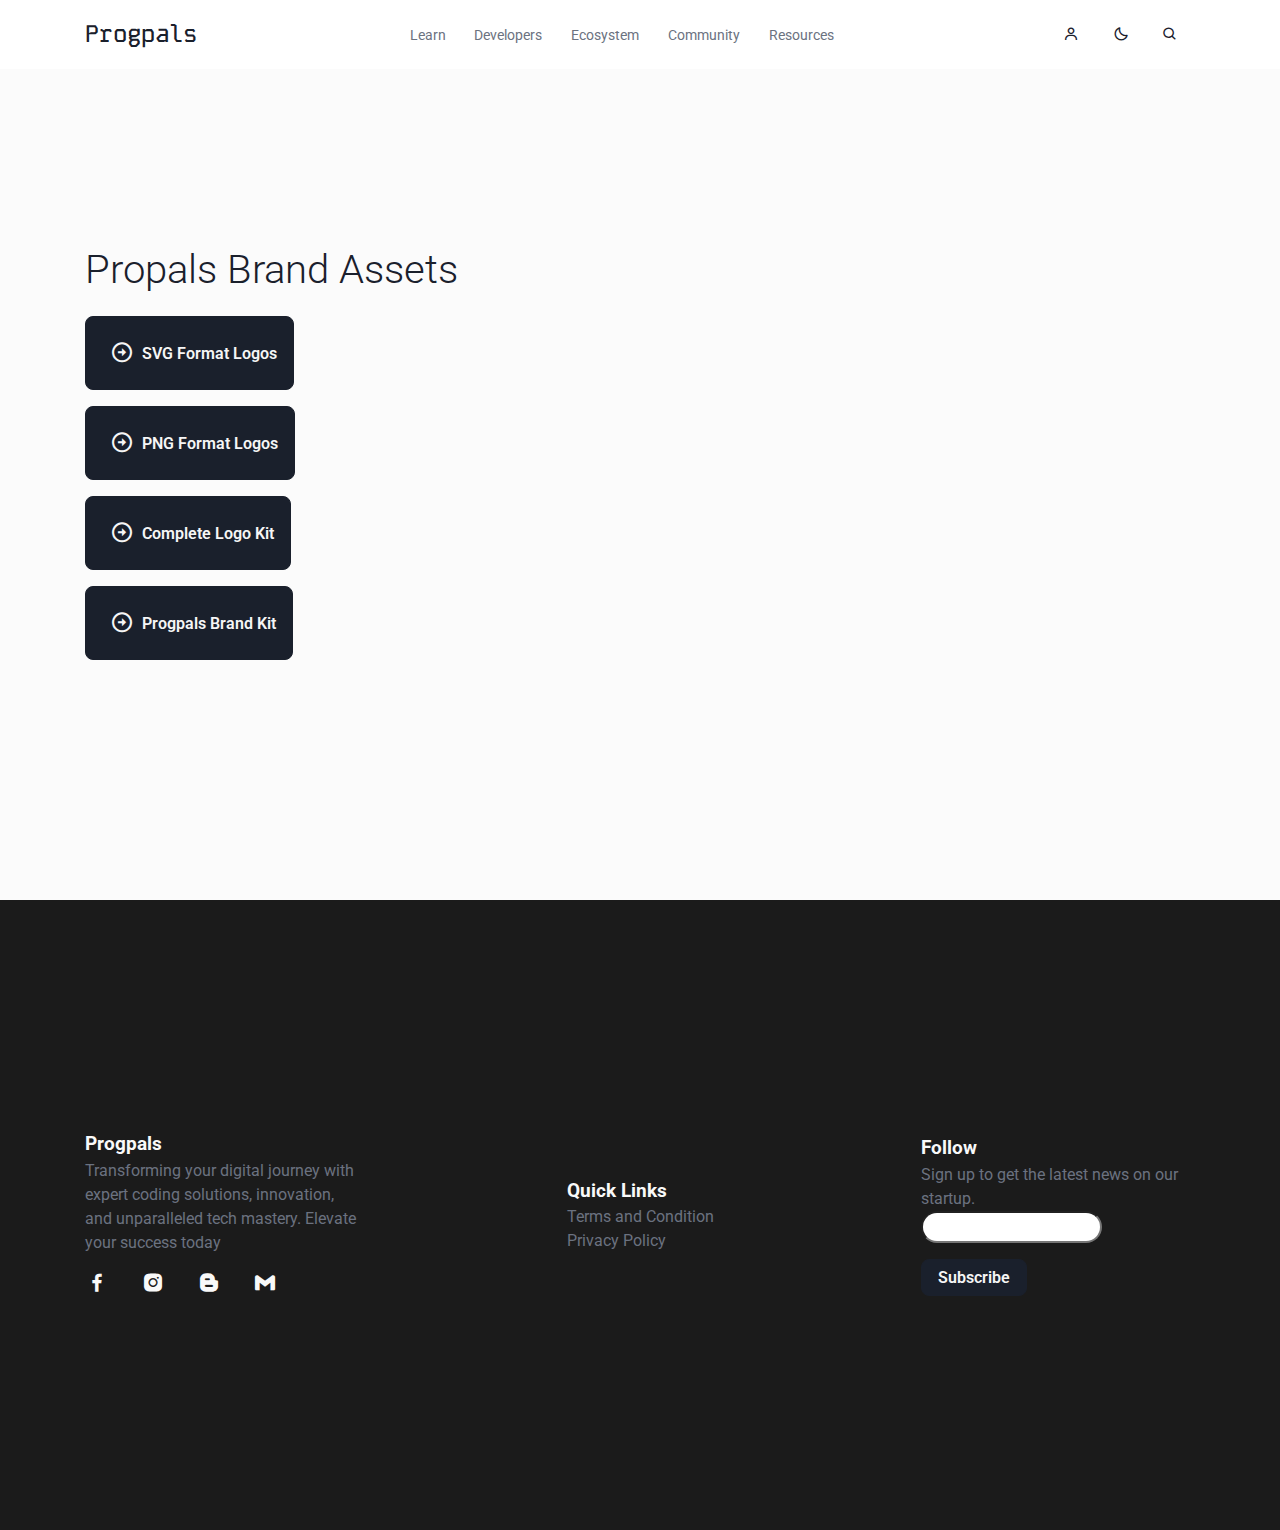
<file: resources.html>
<!DOCTYPE html>
<html lang="en">
<head>
  <meta charset="UTF-8">
  <meta name="viewport" content="width=device-width, initial-scale=1.0">
  <title>Progpals</title>
  <link rel="stylesheet" href="style.css">
  <link href='https://unpkg.com/boxicons@2.1.4/css/boxicons.min.css' rel='stylesheet'>
</head>
<!--Start of Tawk.to Script-->
<script type="text/javascript">
    var Tawk_API=Tawk_API||{}, Tawk_LoadStart=new Date();
    (function(){
    var s1=document.createElement("script"),s0=document.getElementsByTagName("script")[0];
    s1.async=true;
    s1.src='https://embed.tawk.to/6627050b1ec1082f04e5b1c0/1hs46ndo2';
    s1.charset='UTF-8';
    s1.setAttribute('crossorigin','*');
    s0.parentNode.insertBefore(s1,s0);
    })();
    </script>
    <!--End of Tawk.to Script-->
<body>
    <nav>
        <div class="nav-bar">
            <i class='bx bx-menu sidebarOpen'></i>
            <span class="logo navLogo"><a href="/index.html">Progpals</a></span>

            <div class="menu">
                <div class="logo-toggle">
                    <span class="logo"><a href="./index.html">Progpals</a></span>
                    <i class='bx bx-x sidebarClose'></i>
                </div>

                <ul class="nav-links" role="list">
                    <li><a href="./learn.html">Learn</a></li>
                    <li><a href="./developers.html">Developers</a></li>
                    <li><a href="./ecosystem.html">Ecosystem</a></li>
                    <li><a href="./community.html">Community</a></li>
                    <li><a href="./resources.html">Resources</a></li>
                </ul>

            </div>

            <div class="darkLight-searchBox">
                 <div class="login">
                    <a href="login.html"><i class='bx bx-user' ></i></a>
                </div>
                <div class="dark-light">
                    <i class='bx bx-moon moon'></i>
                    <i class='bx bx-sun sun' ></i>
                </div>

                <div class="searchBox">
                    <div class="searchToggle">
                        <i class='bx bx-x cancel'></i>
                        <i class='bx bx-search search' ></i>
                    </div>   
                    <div class="search-field">
                        <input type="text" placeholder="Search...">
                        <i class='bx bx-search' ></i>
                    </div>
                </div>
            </div>
        </div>
    </nav>
    <main>
      <section>
        <div class="container">
            <h2>Propals Brand Assets</h2>
            <div class="even-columns">
                <div class="btn-container file-btn">
                    <a href="/notAvailable.html" target="_blank" rel="noopener noreferrer"><button class="btn"><i class='bx bx-right-arrow-circle' ></i>SVG Format Logos</button></a>
                    <a href="/notAvailable.html" target="_blank" rel="noopener noreferrer"><button class="btn"><i class='bx bx-right-arrow-circle' ></i>PNG Format Logos</button></a>
                    <a href="/notAvailable.html" target="_blank" rel="noopener noreferrer"><button class="btn"><i class='bx bx-right-arrow-circle' ></i>Complete Logo Kit</button></a>
                    <a href="/notAvailable.html" target="_blank" rel="noopener noreferrer"><button class="btn"><i class='bx bx-right-arrow-circle' ></i>Progpals Brand Kit</button></a>
                </div>
                <div></div>
            </div>
        </div>
      </section>
    </main>


   <footer>
        <div class="container">
            <div class="even-columns">
                <div>
                    <h4>Progpals</h4>
                    <p>Transforming your digital journey with expert coding solutions, innovation, and unparalleled tech mastery. Elevate your success today</p>
                    <div class="footer-icons">
                        <a href="https://www.facebook.com/lawrenzuio"><i class='bx bxl-facebook' ></i></a>
                        <a href=""><i class='bx bxl-instagram-alt'></i></a>
                        <a href="https://progpals.blogspot.com/"><i class='bx bxl-blogger'></i></a>
                        <a href=""><i class='bx bxl-gmail'></i></a>
    
                    </div>
                </div>
                <div>
                    <h4>Quick Links</h4>
                    <div class="footer-nav">
                    <ul role="list">
                    <li><a href="./termscondition.html">Terms and Condition</a></li>
                    <li><a href="./privacypolicy.html">Privacy Policy</a></li>
                    </ul>
                    </div>
                </div>
                <div>
                    <h4>Follow</h4>
                    <p>Sign up to get the latest news on our startup.</p>
                    <form>
                        <input type="email" placeholder="">
                        <button class="btn">Subscribe</button>
                    </form>
                </div>
            </div>
        </div>
    </footer>
  <script src="main.js"></script>
</body>
</html>
</file>
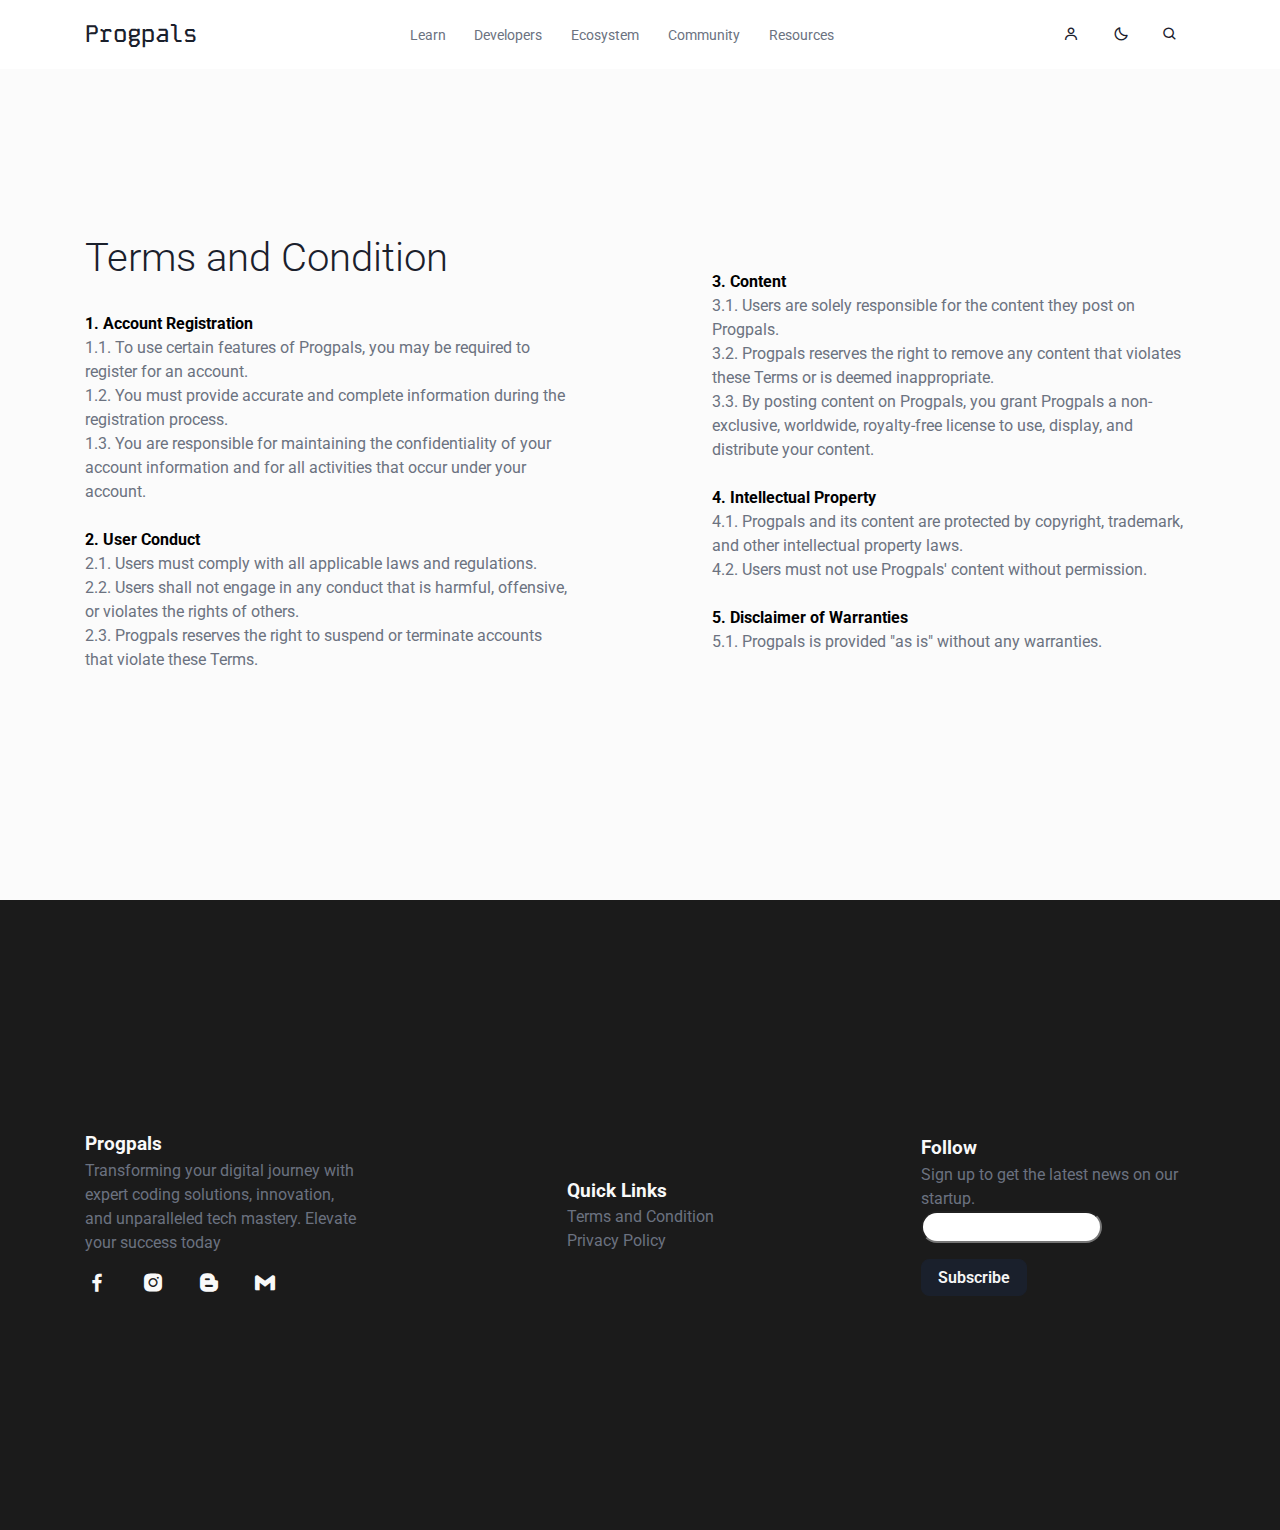
<file: termscondition.html>
<!DOCTYPE html>
<html lang="en">
<head>
  <meta charset="UTF-8">
  <meta name="viewport" content="width=device-width, initial-scale=1.0">
  <title>Progpals</title>
  <link rel="stylesheet" href="style.css">
  <link href='https://unpkg.com/boxicons@2.1.4/css/boxicons.min.css' rel='stylesheet'>
</head>
<!--Start of Tawk.to Script-->
<script type="text/javascript">
    var Tawk_API=Tawk_API||{}, Tawk_LoadStart=new Date();
    (function(){
    var s1=document.createElement("script"),s0=document.getElementsByTagName("script")[0];
    s1.async=true;
    s1.src='https://embed.tawk.to/6627050b1ec1082f04e5b1c0/1hs46ndo2';
    s1.charset='UTF-8';
    s1.setAttribute('crossorigin','*');
    s0.parentNode.insertBefore(s1,s0);
    })();
    </script>
    <!--End of Tawk.to Script-->
<body>
    <nav>
        <div class="nav-bar">
            <i class='bx bx-menu sidebarOpen'></i>
            <span class="logo navLogo"><a href="/index.html">Progpals</a></span>

            <div class="menu">
                <div class="logo-toggle">
                    <span class="logo"><a href="./index.html">Progpals</a></span>
                    <i class='bx bx-x sidebarClose'></i>
                </div>

                <ul class="nav-links" role="list">
                    <li><a href="./learn.html">Learn</a></li>
                    <li><a href="./developers.html">Developers</a></li>
                    <li><a href="./ecosystem.html">Ecosystem</a></li>
                    <li><a href="./community.html">Community</a></li>
                    <li><a href="./resources.html">Resources</a></li>
                </ul>

            </div>

            <div class="darkLight-searchBox">
               <div class="login">
                    <a href="login.html"><i class='bx bx-user' ></i></a>
                </div>
                <div class="dark-light">
                    <i class='bx bx-moon moon'></i>
                    <i class='bx bx-sun sun' ></i>
                </div>

                <div class="searchBox">
                    <div class="searchToggle">
                        <i class='bx bx-x cancel'></i>
                        <i class='bx bx-search search' ></i>
                    </div>   
                    <div class="search-field">
                        <input type="text" placeholder="Search...">
                        <i class='bx bx-search' ></i>
                    </div>
                </div>
            </div>
        </div>
    </nav>
    <main>
      <section>
        <div class="container">
          <div class="even-columns">
            <div>
              <h2>Terms and Condition</h2>
              <br>
              <h4>1. Account Registration</h4>
              <p>1.1. To use certain features of Progpals, you may be required to register for an account.</p>
              <p>1.2. You must provide accurate and complete information during the registration process.</p>
              <p>1.3. You are responsible for maintaining the confidentiality of your account information and for all activities that occur under your account.</p>
              <br>
              <h4>2. User Conduct</h4>
              <p>2.1. Users must comply with all applicable laws and regulations.</p>
              <p>2.2. Users shall not engage in any conduct that is harmful, offensive, or violates the rights of others.</p>
              <p>2.3. Progpals reserves the right to suspend or terminate accounts that violate these Terms.</p>
            </div>
            <div>
              <br>
              <h4>3. Content</h4>
              <p>3.1. Users are solely responsible for the content they post on Progpals.</p>
              <p>3.2. Progpals reserves the right to remove any content that violates these Terms or is deemed inappropriate.</p>
              <p>3.3. By posting content on Progpals, you grant Progpals a non-exclusive, worldwide, royalty-free license to use, display, and distribute your content.</p>
              <br>
              <h4>4. Intellectual Property</h4>
              <p>4.1. Progpals and its content are protected by copyright, trademark, and other intellectual property laws.</p>
              <p>4.2. Users must not use Progpals' content without permission.</p>
              <br>
              <h4>5. Disclaimer of Warranties</h4>
              <p>5.1. Progpals is provided "as is" without any warranties.</p>
                
            </div>
          </div>
        </div>
      </section>

    </main>
    <footer>
      <div class="container">
          <div class="even-columns">
              <div>
                  <!-- <img src="/assets/progpals-logo.png" alt=""> -->
                  <h4>Progpals</h4>
                  <p>Transforming your digital journey with expert coding solutions, innovation, and unparalleled tech mastery. Elevate your success today</p>
                  <div class="footer-icons">
                      <a href="https://www.facebook.com/lawrenzuio"><i class='bx bxl-facebook' ></i></a>
                      <a href=""><i class='bx bxl-instagram-alt'></i></a>
                      <a href="https://progpals.blogspot.com/"><i class='bx bxl-blogger'></i></a>
                      <a href=""><i class='bx bxl-gmail'></i></a>

                  </div>
              </div>
              <div>
                  <h4>Quick Links</h4>
                  <div class="footer-nav">
                  <ul role="list">
                  <li><a href="./termscondition.html">Terms and Condition</a></li>
                  <li><a href="./privacypolicy.html">Privacy Policy</a></li>
                  </ul>
                  </div>
              </div>
              <div>
                  <h4>Follow</h4>
                  <p>Sign up to get the latest news on our startup.</p>
                  <form>
                      <input type="email" placeholder="">
                      <button class="btn">Subscribe</button>
                  </form>
              </div>
          </div>
      </div>
  </footer>
  
  <script src="main.js"></script>
</body>
</html>
</file>
<file: style.css>
@import url('https://fonts.googleapis.com/css2?family=Kode+Mono:wght@400..700&family=Roboto:wght@100;300;400;500;700&display=swap');

/* Box sizing rules */
*,
*::before,
*::after {
  box-sizing: border-box;
}

* {
  margin: 0;
  padding: 0;
  font-family: "Roboto", sans-serif;
}

/* Remove list styles on ul, ol elements with a list role, which suggests default styling will be removed */
ul[role='list'],
ol[role='list'] {
  list-style: none;
}

/* Set core root defaults */
html:focus-within {
  scroll-behavior: smooth;
}

html, body {
  height: 100%;
}

/* Set core body defaults */
body {
  min-height: 100vh;
  text-rendering: optimizeSpeed;
  line-height: 1.5;
  cursor: default;
  height: 100vh;
  background-color: var(--body-color);
  scroll-behavior: smooth;
}

/* A elements that don't have a class get default styles */
a:not([class]) {
  text-decoration-skip-ink: auto;
}

/* Make images easier to work with */
img,
picture {
  max-width: 100%;
  display: block;
}

/* Remove all animations, transitions and smooth scroll for people that prefer not to see them */
@media (prefers-reduced-motion: reduce) {
  html:focus-within {
   scroll-behavior: auto;
  }
  
  *,
  *::before,
  *::after {
    animation-duration: 0.01ms !important;
    animation-iteration-count: 1 !important;
    transition-duration: 0.01ms !important;
    scroll-behavior: auto !important;
  }
}

/* colorS */

:root {
  --body-color:#FBFBFB;
  --nav-color:#FFFFFF;
  --side-nav: #F9F9F9;
  --nav-txt-clr:#6B7280;
  --text-color:#1A202C;
  --search-bar:#F6F6F6;
  --search-text:#1A202C;
  --p-color:#6B7280;
  --title-color:#1A202C;
  --hover-color:#1B1B1B;
  --btn-txt-clr:#F6F6F6;
  --btn-bg-clr:#1A202C;
  --rckt-png-clr:#1A202C;
  --card-bg-clr:#FBFBFB;
  --ftr-txt-clr: #F9F9F9;
}

body.dark {
  --body-color:#0B0B0B;
  --nav-color:#121212;
  --side-nav: #1B1B1B;
  --nav-txt-clr:#6B7280;
  --text-color:#F9F9F9;
  --search-bar:#121212;
  --search-text:#121212;
  --p-color:#808080;
  --title-color:#1A202C;
  --hover-color:#1B1B1B;
  --btn-txt-clr:#1A202C;
  --btn-bg-clr:#F6F6F6;
  --rckt-png-clr:#F6F6F6;
  --card-bg-clr:#1B1B1B;
}
    
/* GENERAL */

body {
  background-color: var(--body-color);
}

nav {
  position: fixed;
  top: 0;
  left: 0;
  height: 4.3rem;
  width: 100%;
  background-color: var(--nav-color);
  z-index: 100;
}

.nav-bar {
  position: relative;
  height: 100%;
  max-width: 73rem;
  width: 100%;
  background-color: var(--nav-color);
  margin: 0 auto;
  padding: 0 1.8rem;
  display: flex;
  align-items: center;
  justify-content: space-between;
}

.nav-bar .sidebarOpen {
  color: var();
  font-size: 1.5rem;
  padding: 0.3rem;
  cursor: pointer;
  display: none;
}

.logo a{
  font-size: 1.5rem;
  font-weight: 500;
  color: var(--text-color);
  text-decoration: none;
  font-family: "Kode Mono", monospace;
}

.logo-toggle {
  display: none;
}

.logo a:hover {
  opacity: 1;

}

.nav-links {
  display: flex;
  align-items: center;
}

.nav-links li {
  margin: 0 .3rem;
}

.nav-links li a {
  position: relative;
  font-size: .9rem;
  font-weight: 400;
  text-decoration: none;
  color: var(--nav-txt-clr);
  padding: 0.6rem;
  transition: all .2s ease-in;
}

.nav-links li a:hover {
  color: var(--text-color);
}

/* sear AND DARKMODE */

.darkLight-searchBox {
  display: flex;
  align-items: center;
}

.dark-light,
.searchToggle,
.login a {
  height: 2.5rem;
  width: 2.5rem;
  display: flex;
  align-items: center;
  justify-content: center;
  margin: 0 .3rem;
}

.dark-light i,
.searchToggle i,
.login i {
  position: absolute;
  color: var(--text-color);
  font-size: 1rem;
  cursor: pointer;
  transition: all 0.3s ease;
}

.dark-light i.sun {
  opacity:0;
  pointer-events: none;
}

.dark-light.active i.sun {
  opacity: 1;
  pointer-events: none;
}

.dark-light.active i.moon {
  opacity: 0;
  pointer-events: none;
}

/* Search box */

.searchToggle i.cancel {
  opacity: 0;
  pointer-events: none;
}

.searchToggle.active i.cancel {
  opacity: 1;
  pointer-events: auto;
}

.searchToggle.active i.search {
  opacity: 0;
  pointer-events: none;
}

.searchBox {
  position: relative;
}

.search-field {
  position: absolute;
  bottom: 5.3rem;
  right: 0.3rem;
  height: 3.1rem;
  width: 18rem;
  background-color: var(--nav-color);
  display: flex;
  align-items: center;
  padding: 3px;
  border-radius: 6px;
  border: #0B0B0B solid;
  box-shadow: 0 5px 5px rgba(0, 0, 0, 0.1);
  opacity: 0;
  pointer-events: none;
  transition: all 0.3s ease;
}

.searchToggle.active ~ .search-field {
  bottom: -74px;
  opacity: 1;
  pointer-events: auto;
}

.search-field::before {
  content: '';
  position: absolute;
  right: 14px;
  height: 12px;
  width: 12px;
  top: -4px;
  background-color: var(--nav-color);
  border: var(--search-text) solid;
  transform: rotate(-45deg);
  z-index: -1;
}

.search-field input {
  height: 100%;
  width: 100%;
  padding: 0 45px 0 15px;
  outline: none;
  border: none;
  border-radius: 4px;
  color: var(--search-text);
  font-size: 14px;
  font-weight: 400;
  background-color: var(--search-bar);
}

.search-field i {
  position: absolute;
  color: var(--text-color);
  right: 15px;
  font-size: 1rem;
  cursor: pointer;
}

body.dark .search-field input {
  color: var(--text-color);
}

@media (max-width:800px) {

  .nav-bar .sidebarOpen {
    display:block;
  }
  
  nav.active .menu {
    left: -0%;
  }

  nav.active .nav-bar .navLogo a{
    opacity: 0;
    transition: all 0.3s ease;
  }
  
  .menu {
    position: fixed;
    height: 100%;
    width: 320px;
    left: -100%;
    top: 0;
    padding: 20px;
    background-color: var(--side-nav);
    z-index: 100;
    transition: all 0.4s ease;
  }

  .logo-toggle {
    display: block;
    width: 100%;
    display: flex;
    align-items: center;
    justify-content: space-between;
  }

  .sidebarClose {
    color: var(--text-color);
    font-size: 24px;
    cursor: pointer;
  }

  .nav-links {
    flex-direction: column;
    padding-top: 30px;
  }

  .nav-links li a {
    display: block;
    margin-top: 20px;

  }

}

/* General */

.container {
  
  --max-width: 1110px;
  --padding: 1rem;

  width: min(var(--max-width), 100% - (var(--padding) * 2));
  margin-inline: auto;
}

.even-columns {
  display: grid;
  gap: 9rem;
  place-items: center;
}

.flex-columns {
  display: flex;
  flex-direction: column;
  justify-content: center;
  align-items: center;
  gap: 1rem;
}

.flex-row{
  display: flex;
  flex-direction: column;
  gap:2rem;

}

/* Min Width */


@media (min-width: 50em) {
  .even-columns {
    grid-auto-flow: column;
    grid-auto-columns: 1fr;
  }
}

/* General */

h1 {
  color: var(--text-color);
  font-size: 3rem;
  font-weight: 400;
  line-height: 1.2;
}

h2 {
  color: var(--text-color);
  font-weight: 300;
  font-size: 2.5rem;
}

h3 {
  color: var(--text-color);
  font-size: 1.5rem;
  font-weight: 400;
}

p {
  color: var(--p-color);
  font-size: 1rem;
}

/* Fonts and Img */

.rocket {
  color: var(--rckt-png-clr);
  width: 70%;
}

.web-cards  {
  cursor: pointer;
}

.web-cards {
  color: var(--rckt-png-clr);
  width: 800px;  /* Initial width */
  height: auto;  /* Maintain aspect ratio */
  transform: scale(1.8);  /* Scale up the image by 2 times */
  transform-origin: center;  /* Scale from the center */
}

.icons-container {
  display: flex;
  gap: 2rem;
  font-size: 2rem;
}

/* BUTTONS */

.btn {
  display: inline-block;
  margin-top: 1rem;
  padding: 0.5rem 1rem; 
  border: var(--text-color);
  border-radius: 0.5rem;
  /* box-shadow: var(--box-shadow); */
  color: var(--btn-txt-clr);
  background-color: var(--btn-bg-clr);  
  border: var(--btn-bg-clr) 1px solid;
  cursor: pointer;
  font-size: 1rem;
  font-weight: 600;
}

.btn:hover{
  opacity: .9;
}

/* Section */

section {
  height: 100vh;
  display: grid;
  align-items: center;
  padding-top: 1rem;
  padding-block: 5rem;
}

/*Hero Section*/

#hero {
  height: 100vh;
  display: grid;
  align-items: center;
  padding-top: 1rem;
  padding-block: 5rem;
}

.title {
  font-size: 3rem;
  font-weight: 400;
  line-height: 1.2;
  /* margin-bottom: 1rem; */
}

.hero-div {
  display: flex;
  flex-direction: column;
  gap: 1rem;
}

.progpals-logo {
  height: 5rem;
}

/* Second section */

#yellow {
  height: 60vh;
}

#yellow p {
  font-weight: 300;
}

#yellow h1 {
  font-size: 2.5rem;
}

/* Offer Section */

.wrapper {
  width: 45%;
  margin-bottom: 2rem;
}

.offers-even-columns {
  gap: 2rem;
}

.offer-img {
  border: var(--text-color) 0.1rem solid;
  border-radius: 1rem;
  margin-bottom: 1.5rem;
}

/* Fourth Section */

/* Partners Section */

.partners-container {
  display: flex;
  flex-direction: column;
  gap: 3rem;
  padding-top: 5rem;
}

.img {
  height: 5rem;
}

/* Testimonials */

/* .box img {
  height: 20rem;
  border: var(--border);
  border-radius: .5rem;
  margin-top: 1rem;
  margin-bottom: 1rem
} */

.testimonials-grid {
  width: 100%;
  gap: 2rem;
  margin-bottom: 2rem;
  margin-top: 3rem;
}

.card {
  padding: 1rem;
  display: flex;
  flex-direction: column;
  gap: 1rem;
  /* display: grid;
  gap: 1rem; */
  background-color: var(--card-bg-clr);
  border-radius: 1rem;
  box-shadow: 5px 5px 30px rgba(0, 0, 0, 0.1);
  cursor: pointer;
  text-align: center;
  width: 100%;
}

.card i {
  font-size: 2rem;
  color: var(--text-color);
}

.card img {
  width: 60px;
  height: 60px;
  margin: auto;
  border-radius: 100%;
  border: 1px solid var(--primary-color);
}

/* Price */

/* Events */

.updates-container {
  display: flex;
  align-items: center;
  padding: 1rem;
  background-color: var(--card-bg-clr);
  border-radius: 1rem;
  box-shadow: 5px 5px 30px rgba(0, 0, 0, 0.1);
  padding-top: 1rem;
}

/* .events-img {
  width: 10rem;
  height: 10rem;
  border-radius: 1rem;
} */

.events-h2{
  text-align: center;
  margin: 2rem;
  font-weight: 400;
}



/* FAQs Section */

.faqs-card {
  padding: 2.5rem;
  text-align: left;
  text-decoration: none;
}

.faqs-card h2 {
  font-size: 1.3rem;
}

.faqs-card a { 
  font-size: 1rem;
  text-decoration: none;
}

.faqs-card i {
  font-size: 1rem;
}

/* Footer */

footer {
  display: flex;
  align-items: center;
  height: 30vh;
  background-color: #1B1B1B;
  vertical-align: top;
  height: 70vh;
  
}

footer h4 {
  color: var(--ftr-txt-clr);
  font-size: 1.2rem;
}

footer a,
footer p {
  color: var(--p-color);
  font-weight: 400;
  text-decoration: none;
}

footer input {
  border-radius: 1rem;
  height: 2rem;
}

.footer-icons {
  display: flex;
  gap: 2rem;
  margin-top: 1rem;
}

.footer-icons i {
  color: var(--ftr-txt-clr);
  font-size: 1.5rem;
}

/* Developers Section */

.developers {
  display: flex;
  justify-content: center;
  flex-direction: column;
  gap: .2rem;
  width: 100%;
  padding: 1rem;
  text-align: center;
  background-color: var(--card-bg-clr);
  border-radius: 1rem;
  box-shadow: 5px 5px 30px rgba(0, 0, 0, 0.1);
  cursor: pointer;
}

.developers img {
  width: 10rem;
  height: 10rem;
  margin: auto;
  border-radius: 100%;
  border: 1px solid var(--primary-color);
}

.developers h3 {
  font-size: 1rem;
  font-weight: 500;
}

.developers i {
  font-size: 1.4rem;
  color: var(--text-color);
}

/* Resources */

.flex-row a,
.flex-row i {
  color: var(--text-color);
}

.file-btn {
  display: flex;
  flex-direction: column;
  width: 100%;
}

.file-btn button {
  display: flex;
  text-align: left; 
  align-items: center;
  padding: 1rem;
  vertical-align: middle; 
}

.file-btn a {
  text-decoration: none;
  color: var(--btn-txt-clr);
}

.file-btn i {
  font-size: 1.5rem;
  margin:  .5rem;
}


/* Contacts */

.contacts form {
  display: flex;
  justify-content: center;
  flex-direction: column;
  padding: 1rem;
  width: 90%;
  max-width: 600px;
  text-align: center;
  background-color: var(--card-bg-clr);
  border-radius: 1rem;
  box-shadow: 5px 5px 30px rgba(0, 0, 0, 0.1);
  cursor: pointer;
}

.contacts input,
.contacts textarea {
  border: 0;
  margin: 10px;
  padding: 20px;
  outline: none;
  background-color: #f5f5f5;
  font-size: 1rem;
  border-radius: .2rem;
}

/* NOT AVAIALABLE */

#notAvailable {
  text-align: center;
}

/* LOGIN FORM */

.login-box-container {
  display: flex;
  justify-content: center;
  align-items: center;
}

.login-box {
  display: flex;
  flex-direction: column;
  justify-content: center;
  width: 440px;
  height: 480px;
  padding: 30px;
}

.login-header {
  text-align: center;
  margin: 20px 0 40px 0;
}

.login-header header {
  color: var(--text-color);
  font-size: 30px;
  font-weight: 600;
}

.input-box .input-field {
  width: 100%;
  height: 60px;
  font-size: 17px;
  padding: 0 25px;
  margin-bottom: 15px;
  border-radius: 30px;
  border: none;
  box-shadow: 0px 5px 10px 1px rgba(0,0,0,0.05);
  outline: none;
  transition: .3s;
}

::placeholder {
  font-weight: 500;
  color: #222;
}

.input-field:focus {
  width: 105%;
}

.forgot {
  display: flex;
  justify-content: space-between;
  margin-bottom: 40px;
}

.section {
  display: flex;
  align-items: center;
  font-size: 14px;
  color:#555;
}

#check {
  margin-right: 10px;
}

.section a {
  text-decoration: none;
  color: #555;
}

.section a:hover {
  text-decoration: underline;
}

.input-submit {
  position: relative;
}

.submit-btn {
  width: 100%;
  height: 60px;
  background-color: var(--text-color);
  border-radius: 30px;
  cursor: pointer;
  transition: .3s;
}

.input-submit label {
  position: absolute;
  top: 45%;
  left: 50%;
  color: var(--btn-txt-clr);
  transform: translate(-50%,-50%);
  -webkit-transform: translate(-50%,-50%);
  -ms-transform: translate(-50%,-50%);
  cursor: pointer;
}

.submit-btn:hover {
  opacity: .8;
}

.sign-up-link {
  text-align: center;
  font-size: 15px;
  margin-top: 20px;
}

.sign-up-link a {
  color: var(--text-color);
  font-weight: 600  ;
}
</file>
